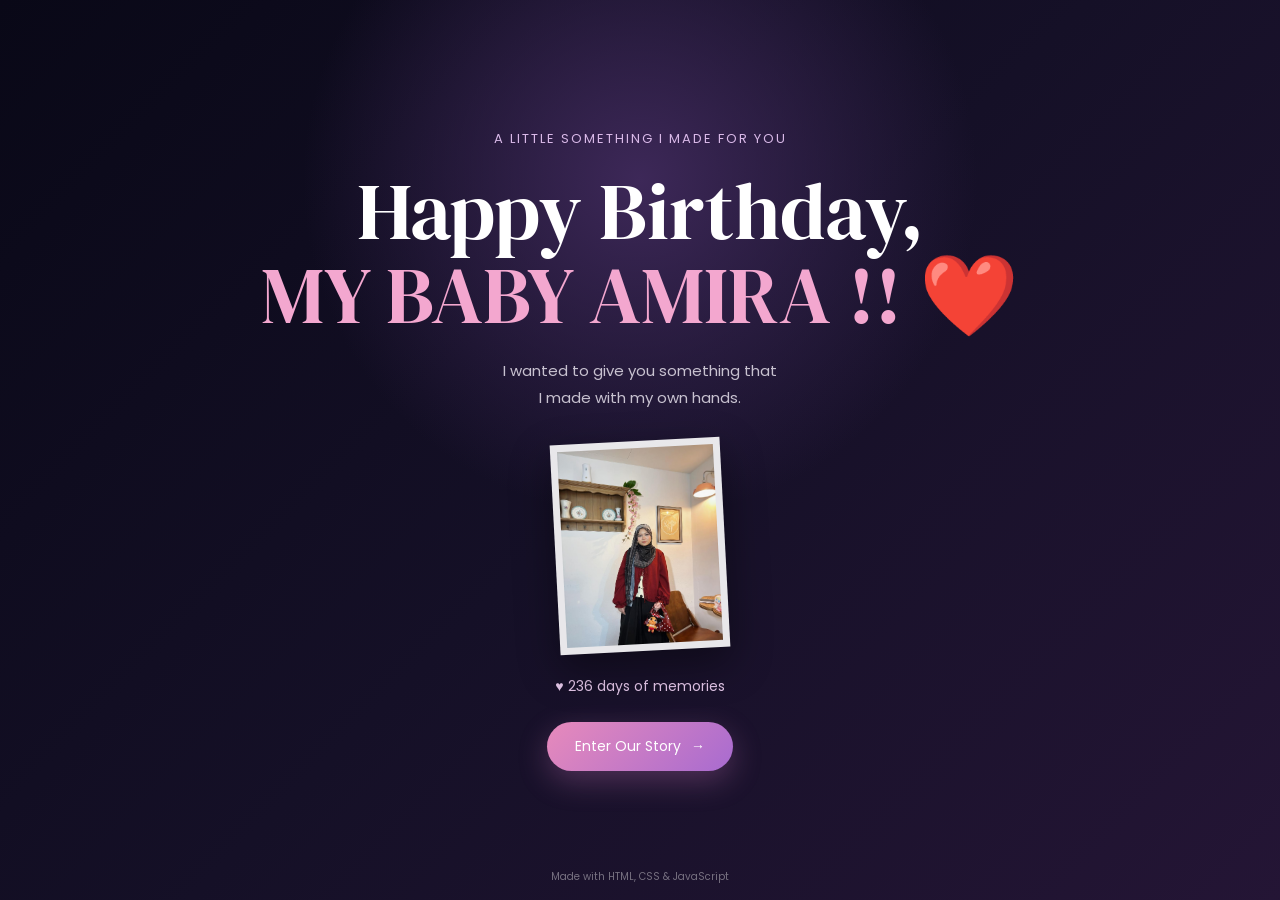
<file: index.html>
<!DOCTYPE html>
<html lang="en">
<head>
    <meta charset="UTF-8">
    <meta name="viewport" content="width=device-width, initial-scale=1.0">

    <title>Happy Birthday ❤️</title>

    <!-- Google Font -->
    <link rel="preconnect" href="https://fonts.googleapis.com">
    <link rel="preconnect" href="https://fonts.gstatic.com" crossorigin>
    <link href="https://fonts.googleapis.com/css2?family=DM+Serif+Display:ital@0;1&family=Poppins:wght@300;400;500;600&display=swap" rel="stylesheet">

    <!-- Your CSS -->
    <link rel="stylesheet" href="style.css">
</head>

<body>

    <!-- Floating stars -->
    <div class="stars">
    <span>✦</span><span>✧</span><span>✦</span><span>♡</span><span>✧</span><span>✦</span>
    <span>✦</span><span>✧</span><span>♡</span><span>✦</span><span>✧</span><span>♡</span>
    <span>✦</span><span>✧</span><span>♡</span>
</div>


    <!-- MAIN CONTENT -->
    <main class="home">

        <p class="small-text">A little something I made for you</p>

        <h1>
            Happy Birthday,
            <br>
            <span>MY BABY AMIRA !!</span> ❤️
        </h1>

        <p class="subtitle">
            I wanted to give you something that
            <br>
            I made with my own hands.
        </p>


        <!-- PHOTO -->
        <div class="photo-frame">
            <img src="images/baby.jpeg" alt="A special memory">
        </div>


        <!-- DAYS TOGETHER -->
        <p class="days">
            ♥ <span id="daysTogether">0</span> days of memories
        </p>


        <!-- ENTER BUTTON -->
        <button onclick="enterWebsite()">
            Enter Our Story
            <span>→</span>
        </button>

    </main>


    <!-- FOOTER -->
    <footer>
        Made with HTML, CSS & JavaScript
    </footer>


    <!-- Your JavaScript -->
    <script src="script.js"></script>

</body>
</html>
</file>
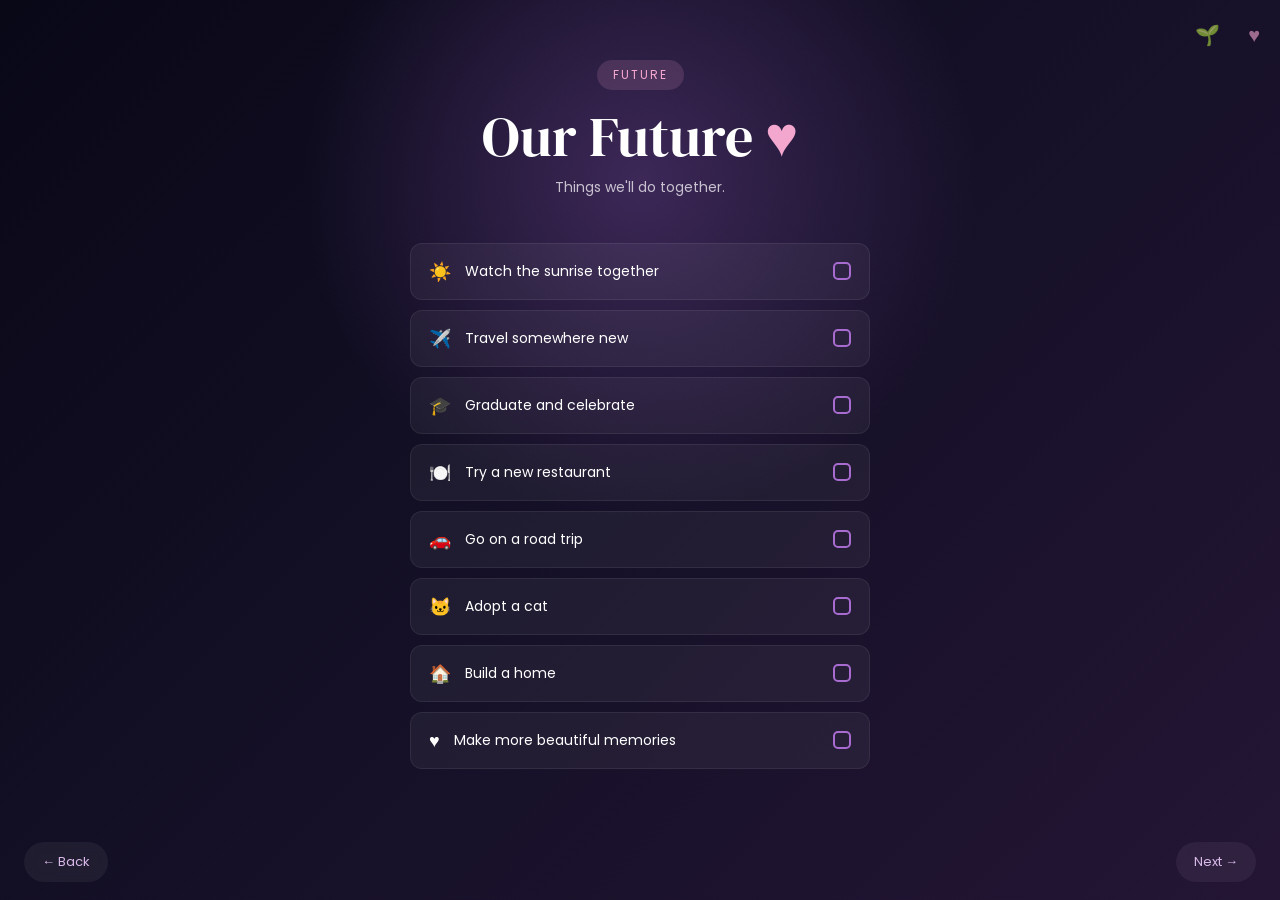
<file: future.html>
<!DOCTYPE html>
<html lang="en">
<head>
    <meta charset="UTF-8">
    <meta name="viewport" content="width=device-width, initial-scale=1.0">
    <title>Our Future</title>
    <link rel="preconnect" href="https://fonts.googleapis.com">
    <link rel="preconnect" href="https://fonts.gstatic.com" crossorigin>
    <link href="https://fonts.googleapis.com/css2?family=DM+Serif+Display:ital@0;1&family=Poppins:wght@300;400;500;600&display=swap" rel="stylesheet">
    <link rel="stylesheet" href="style.css">
</head>
<body>

<div class="stars">
    <span>✦</span><span>✧</span><span>✦</span><span>♡</span><span>✧</span><span>✦</span>
    <span class="petal">🌸</span><span class="petal">🌼</span><span class="petal">🌸</span>
    <span class="petal">🌼</span><span class="petal">🌸</span><span class="petal">🌼</span>
    <span>✦</span><span>✧</span><span>♡</span>
</div>

<a href="reasons.html" class="mini-heart-link">♥</a>
<a href="garden.html" class="mini-garden-link">🌱</a>

        
    <section class="page">
        <div class="eyebrow">Future</div>
        <h1 class="page-title">Our Future <span>♥</span></h1>
        <p class="page-subtitle">Things we'll do together.</p>

        <div class="bucket-list">
            <div class="bucket-item" data-key="sunrise" onclick="toggleBucket(this,'sunrise')"><span class="emoji">☀️</span><span class="label">Watch the sunrise together</span><span class="check"></span></div>
            <div class="bucket-item" data-key="travel" onclick="toggleBucket(this,'travel')"><span class="emoji">✈️</span><span class="label">Travel somewhere new</span><span class="check"></span></div>
            <div class="bucket-item" data-key="graduate" onclick="toggleBucket(this,'graduate')"><span class="emoji">🎓</span><span class="label">Graduate and celebrate</span><span class="check"></span></div>
            <div class="bucket-item" data-key="restaurant" onclick="toggleBucket(this,'restaurant')"><span class="emoji">🍽️</span><span class="label">Try a new restaurant</span><span class="check"></span></div>
            <div class="bucket-item" data-key="roadtrip" onclick="toggleBucket(this,'roadtrip')"><span class="emoji">🚗</span><span class="label">Go on a road trip</span><span class="check"></span></div>
            <div class="bucket-item" data-key="cat" onclick="toggleBucket(this,'cat')"><span class="emoji">🐱</span><span class="label">Adopt a cat</span><span class="check"></span></div>
            <div class="bucket-item" data-key="home" onclick="toggleBucket(this,'home')"><span class="emoji">🏠</span><span class="label">Build a home</span><span class="check"></span></div>
            <div class="bucket-item" data-key="memories" onclick="toggleBucket(this,'memories')"><span class="emoji">♥</span><span class="label">Make more beautiful memories</span><span class="check"></span></div>
        </div>
    </section>

    <div class="page-nav">
        <a href="letters.html">← Back</a>
        <a href="final.html">Next →</a>
    </div>

    <script src="script.js"></script>
</body>
</html>
</file>
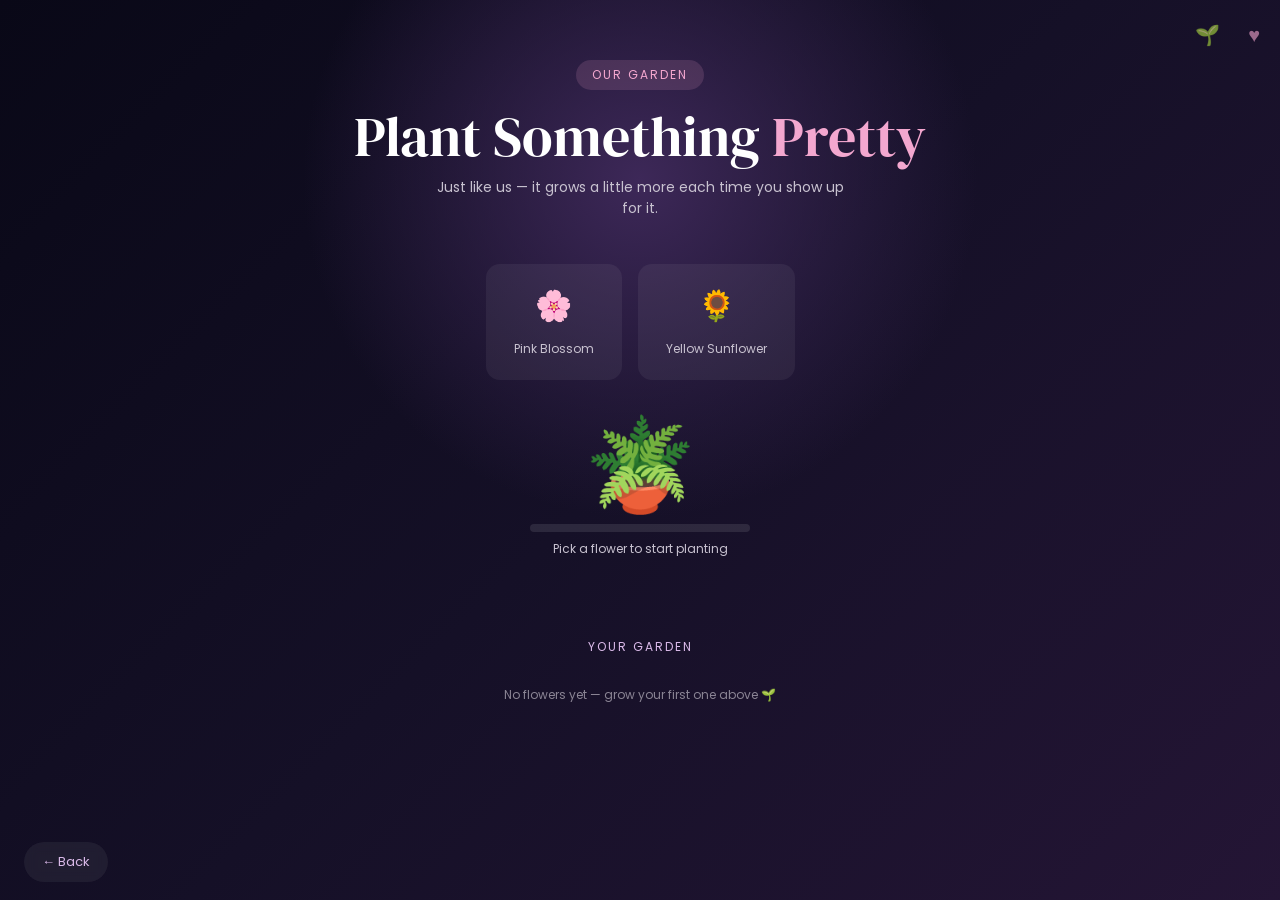
<file: garden.html>
<!DOCTYPE html>
<html lang="en">
<head>
    <meta charset="UTF-8">
    <meta name="viewport" content="width=device-width, initial-scale=1.0">
    <title>Our Garden</title>
    <link rel="preconnect" href="https://fonts.googleapis.com">
    <link rel="preconnect" href="https://fonts.gstatic.com" crossorigin>
    <link href="https://fonts.googleapis.com/css2?family=DM+Serif+Display:ital@0;1&family=Poppins:wght@300;400;500;600&display=swap" rel="stylesheet">
    <link rel="stylesheet" href="style.css">
</head>
<body>

    <div class="stars">
        <span>✦</span><span>✧</span><span>✦</span><span>♡</span><span>✧</span><span>✦</span>
        <span class="petal">🌸</span><span class="petal">🌼</span><span class="petal">🌸</span>
        <span class="petal">🌼</span><span class="petal">🌸</span><span class="petal">🌼</span>
        <span>✦</span><span>✧</span><span>♡</span>
    </div>

    <a href="reasons.html" class="mini-heart-link">♥</a>
    <a href="garden.html" class="mini-garden-link">🌱</a>

    <section class="page">
        <div class="eyebrow">Our Garden</div>
        <h1 class="page-title">Plant Something <span>Pretty</span></h1>
        <p class="page-subtitle">Just like us — it grows a little more each time you show up for it.</p>

        <div class="pot-area">
            <div class="flower-picker" id="flowerPicker">
                <div class="flower-option" onclick="selectFlower('pink')">
                    <span class="emoji">🌸</span>
                    <span class="name">Pink Blossom</span>
                </div>
                <div class="flower-option" onclick="selectFlower('yellow')">
                    <span class="emoji">🌻</span>
                    <span class="name">Yellow Sunflower</span>
                </div>
            </div>

            <div class="pot-display" id="potDisplay">🪴</div>

            <div class="growth-progress"><div class="growth-progress-bar" id="growthProgressBar"></div></div>
            <p class="growth-label" id="growthLabel">Pick a flower to start planting</p>

            <button id="waterBtn" onclick="waterFlower()" style="display:none;">Water it 💧</button>
            <button id="addToGardenBtn" onclick="addToGarden()" style="display:none;">Add to garden 🌷</button>

            <p class="water-note" id="waterNote" style="display:none;">Water it once every few hours to help it grow.</p>
        </div>

        <div class="garden-section">
            <p class="section-label">Your Garden</p>
            <div class="garden-grid" id="gardenGrid"></div>
            <p class="garden-empty" id="gardenEmpty">No flowers yet — grow your first one above 🌱</p>
        </div>
    </section>

    <div class="page-nav">
    <a href="index.html" id="backLink">← Back</a>
    <span class="spacer">.</span>
</div>

    <script src="script.js"></script>
</body>
</html>
</file>
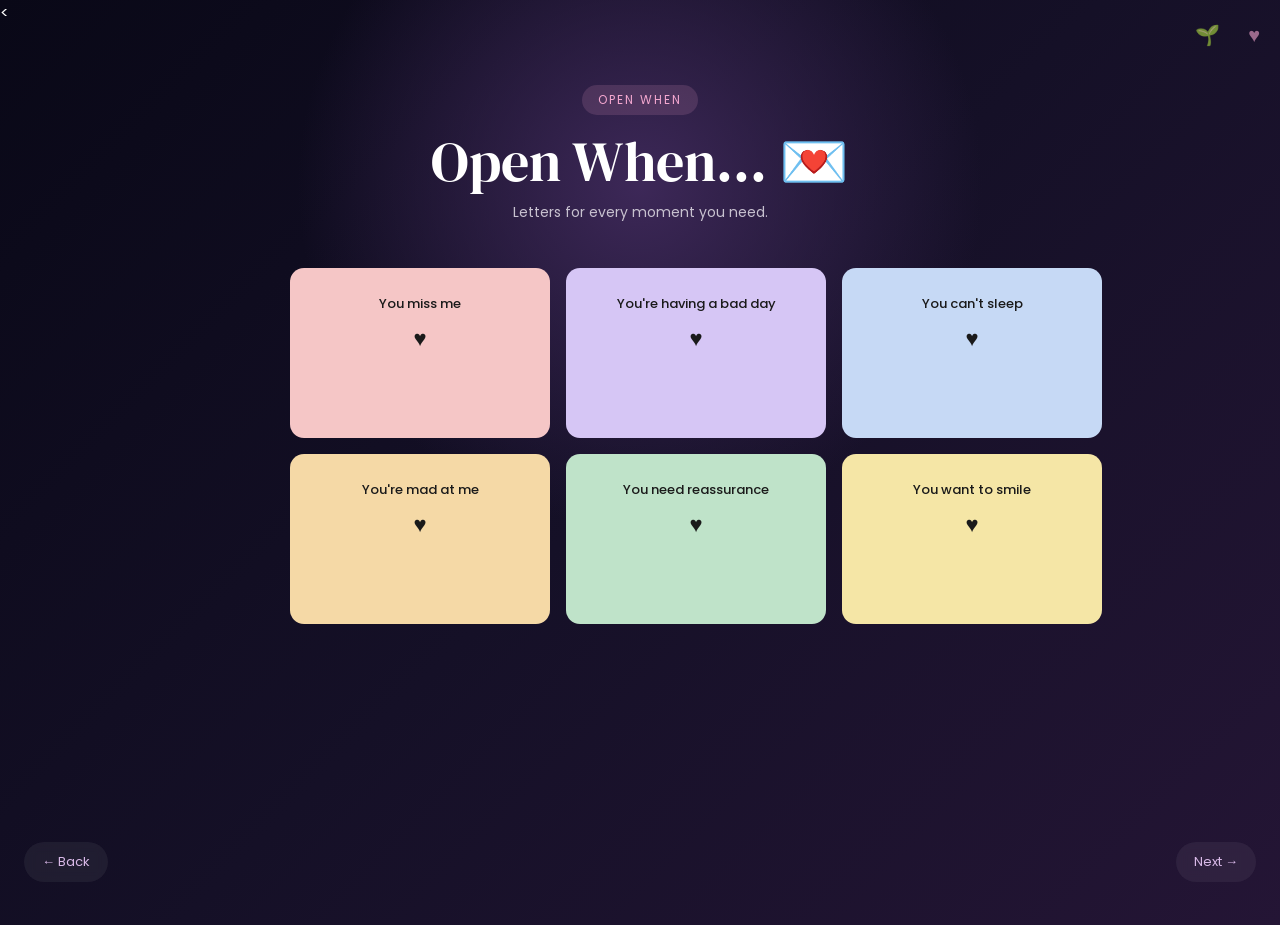
<file: letters.html>
<!DOCTYPE html>
<html lang="en">
<head>
    <meta charset="UTF-8">
<meta name="viewport" content="width=device-width, initial-scale=1.0">    <title>Open When...</title>
    <link rel="preconnect" href="https://fonts.googleapis.com">
    <link rel="preconnect" href="https://fonts.gstatic.com" crossorigin>
    <link href="https://fonts.googleapis.com/css2?family=DM+Serif+Display:ital@0;1&family=Poppins:wght@300;400;500;600&display=swap" rel="stylesheet">
    <link rel="stylesheet" href="style.css">
</head>
<body>

<<div class="stars">
    <span>✦</span><span>✧</span><span>✦</span><span>♡</span><span>✧</span><span>✦</span>
    <span class="petal">🌸</span><span class="petal">🌼</span><span class="petal">🌸</span>
    <span class="petal">🌼</span><span class="petal">🌸</span><span class="petal">🌼</span>
    <span>✦</span><span>✧</span><span>♡</span>
</div>

<a href="reasons.html" class="mini-heart-link">♥</a>
<a href="garden.html" class="mini-garden-link">🌱</a>


    <section class="page">
        <div class="eyebrow">Open When</div>
        <h1 class="page-title">Open When... 💌</h1>
        <p class="page-subtitle">Letters for every moment you need.</p>

        <div class="envelope-grid">
            <div class="envelope env-1" onclick="openLetter('miss')">You miss me<span class="heart">♥</span></div>
            <div class="envelope env-2" onclick="openLetter('badday')">You're having a bad day<span class="heart">♥</span></div>
            <div class="envelope env-3" onclick="openLetter('sleep')">You can't sleep<span class="heart">♥</span></div>
            <div class="envelope env-4" onclick="openLetter('mad')">You're mad at me<span class="heart">♥</span></div>
            <div class="envelope env-5" onclick="openLetter('reassurance')">You need reassurance<span class="heart">♥</span></div>
            <div class="envelope env-7" onclick="openLetter('smile')">You want to smile<span class="heart">♥</span></div>
        </div>
    </section>

    <div class="modal-overlay" id="letterModal">
        <div class="modal-box">
            <button class="modal-close" onclick="closeLetter()">✕</button>
            <div class="modal-title" id="modalTitle"></div>
            <div class="modal-text" id="modalText"></div>
        </div>
    </div>

    <div class="page-nav">
        <a href="wrapped.html">← Back</a>
        <a href="future.html">Next →</a>
    </div>

    <script src="script.js"></script>
</body>
</html>
</file>
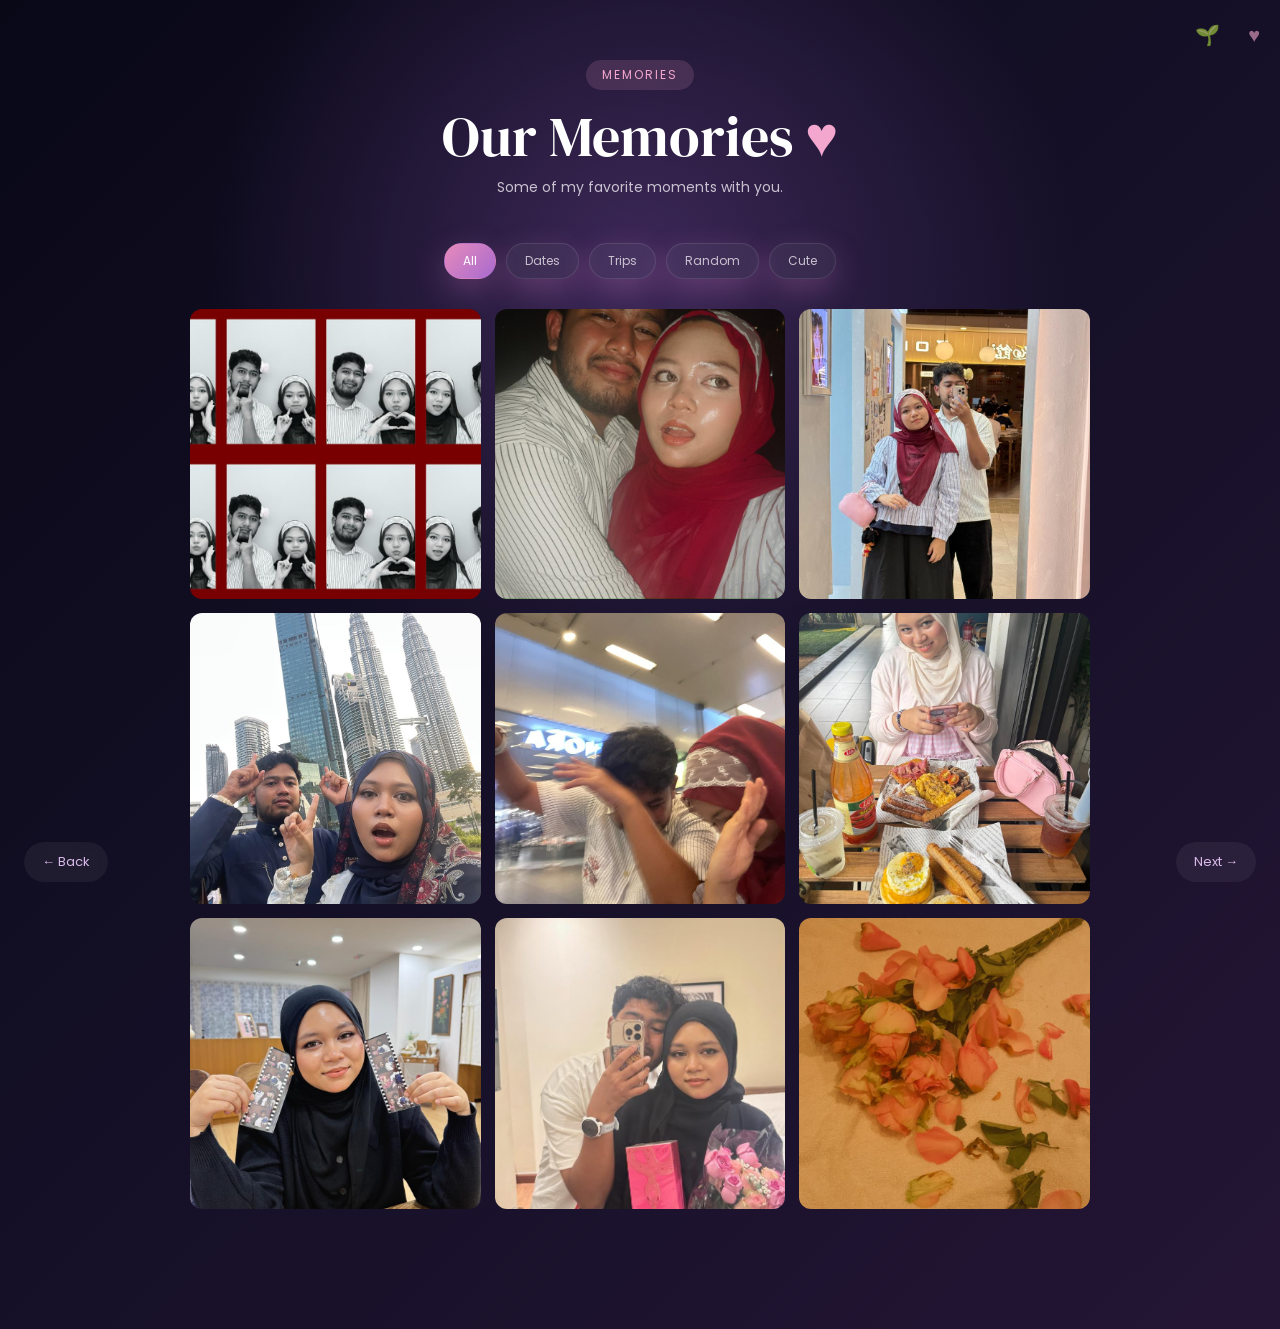
<file: memories.html>
<!DOCTYPE html>
<html lang="en">
<head>
    <meta charset="UTF-8">
    <meta name="viewport" content="width=device-width, initial-scale=1.0">
    <title>Our Memories</title>
    <link rel="preconnect" href="https://fonts.googleapis.com">
    <link rel="preconnect" href="https://fonts.gstatic.com" crossorigin>
    <link href="https://fonts.googleapis.com/css2?family=DM+Serif+Display:ital@0;1&family=Poppins:wght@300;400;500;600&display=swap" rel="stylesheet">
    <link rel="stylesheet" href="style.css">
</head>
<body>

<div class="stars">
    <span>✦</span><span>✧</span><span>✦</span><span>♡</span><span>✧</span><span>✦</span>
    <span class="petal">🌸</span><span class="petal">🌼</span><span class="petal">🌸</span>
    <span class="petal">🌼</span><span class="petal">🌸</span><span class="petal">🌼</span>
    <span>✦</span><span>✧</span><span>♡</span>
</div>

<a href="reasons.html" class="mini-heart-link">♥</a>
<a href="garden.html" class="mini-garden-link">🌱</a>

        
    <section class="page">
        <div class="eyebrow">Memories</div>
        <h1 class="page-title">Our Memories <span>♥</span></h1>
        <p class="page-subtitle">Some of my favorite moments with you.</p>

        <div class="filter-tabs">
            <button class="filter-tab active" onclick="filterGallery('all', this)">All</button>
            <button class="filter-tab" onclick="filterGallery('dates', this)">Dates</button>
            <button class="filter-tab" onclick="filterGallery('trips', this)">Trips</button>
            <button class="filter-tab" onclick="filterGallery('random', this)">Random</button>
            <button class="filter-tab" onclick="filterGallery('cute', this)">Cute</button>
        </div>

        <div class="gallery-grid">
            <div class="gallery-item" data-category="dates"><img src="images/memory-1.jpeg" alt=""></div>
            <div class="gallery-item" data-category="cute"><img src="images/memory-2.jpeg" alt=""></div>
            <div class="gallery-item" data-category="dates"><img src="images/memory-3.jpeg" alt=""></div>
            <div class="gallery-item" data-category="trips"><img src="images/memory-4.jpeg" alt=""></div>
            <div class="gallery-item" data-category="random"><img src="images/memory-5.jpeg" alt=""></div>
            <div class="gallery-item" data-category="dates"><img src="images/memory-6.jpeg" alt=""></div>
            <div class="gallery-item" data-category="cute"><img src="images/memory-7.jpeg" alt=""></div>
            <div class="gallery-item" data-category="trips"><img src="images/memory-8.jpeg" alt=""></div>
            <div class="gallery-item" data-category="random"><img src="images/memory-9.jpeg" alt=""></div>
        </div>
    </section>

    <div class="page-nav">
        <a href="story.html">← Back</a>
        <a href="wrapped.html">Next →</a>
    </div>

    <script src="script.js"></script>
</body>
</html>
</file>
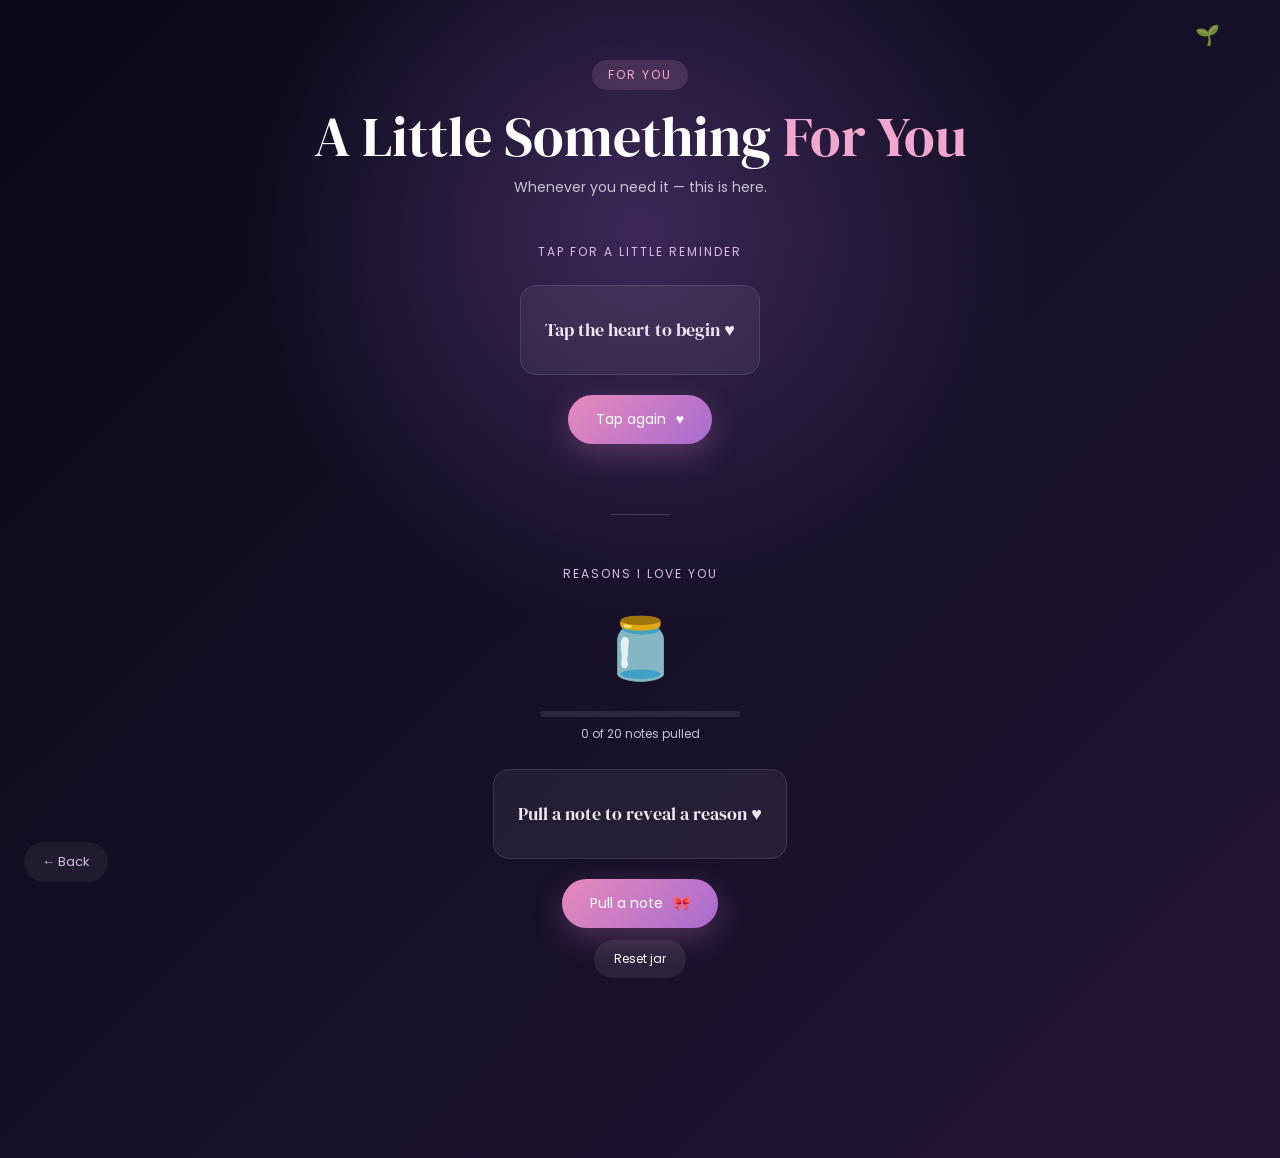
<file: reasons.html>
<!DOCTYPE html>
<html lang="en">
<head>
    <meta charset="UTF-8">
    <meta name="viewport" content="width=device-width, initial-scale=1.0">
    <title>For You</title>
    <link rel="preconnect" href="https://fonts.googleapis.com">
    <link rel="preconnect" href="https://fonts.gstatic.com" crossorigin>
    <link href="https://fonts.googleapis.com/css2?family=DM+Serif+Display:ital@0;1&family=Poppins:wght@300;400;500;600&display=swap" rel="stylesheet">
    <link rel="stylesheet" href="style.css">
</head>
<body>

    <div class="stars">
    <span>✦</span><span>✧</span><span>✦</span><span>♡</span><span>✧</span><span>✦</span>
    <span class="petal">🌸</span><span class="petal">🌼</span><span class="petal">🌸</span>
    <span class="petal">🌼</span><span class="petal">🌸</span><span class="petal">🌼</span>
    <span>✦</span><span>✧</span><span>♡</span>
</div>

<a href="garden.html" class="mini-garden-link">🌱</a>

    
    <section class="page">
        <div class="eyebrow">For You</div>
        <h1 class="page-title">A Little Something <span>For You</span></h1>
        <p class="page-subtitle">Whenever you need it — this is here.</p>

        <div class="reminder-section">
            <p class="section-label">Tap for a little reminder</p>
            <div class="reminder-card" id="complimentCard">Tap the heart to begin ♥</div>
            <button onclick="newCompliment()">Tap again <span>♥</span></button>
        </div>

        <div class="divider"></div>

        <div class="jar-section">
            <p class="section-label">Reasons I Love You</p>
            <div class="jar-visual">🫙</div>
            <div class="jar-progress"><div class="jar-progress-bar" id="jarProgressBar"></div></div>
            <p class="jar-count" id="jarCount">0 of 20 notes pulled</p>
            <div class="reminder-card" id="jarNote">Pull a note to reveal a reason ♥</div>
            <button onclick="pullNote()">Pull a note <span>🎀</span></button>
            <button class="btn-secondary" onclick="resetJar()">Reset jar</button>
        </div>
    </section>

    <div class="page-nav">
    <a href="index.html" id="backLink">← Back</a>
    <span class="spacer">.</span>
</div>

    <script src="script.js"></script>
</body>
</html>
</file>
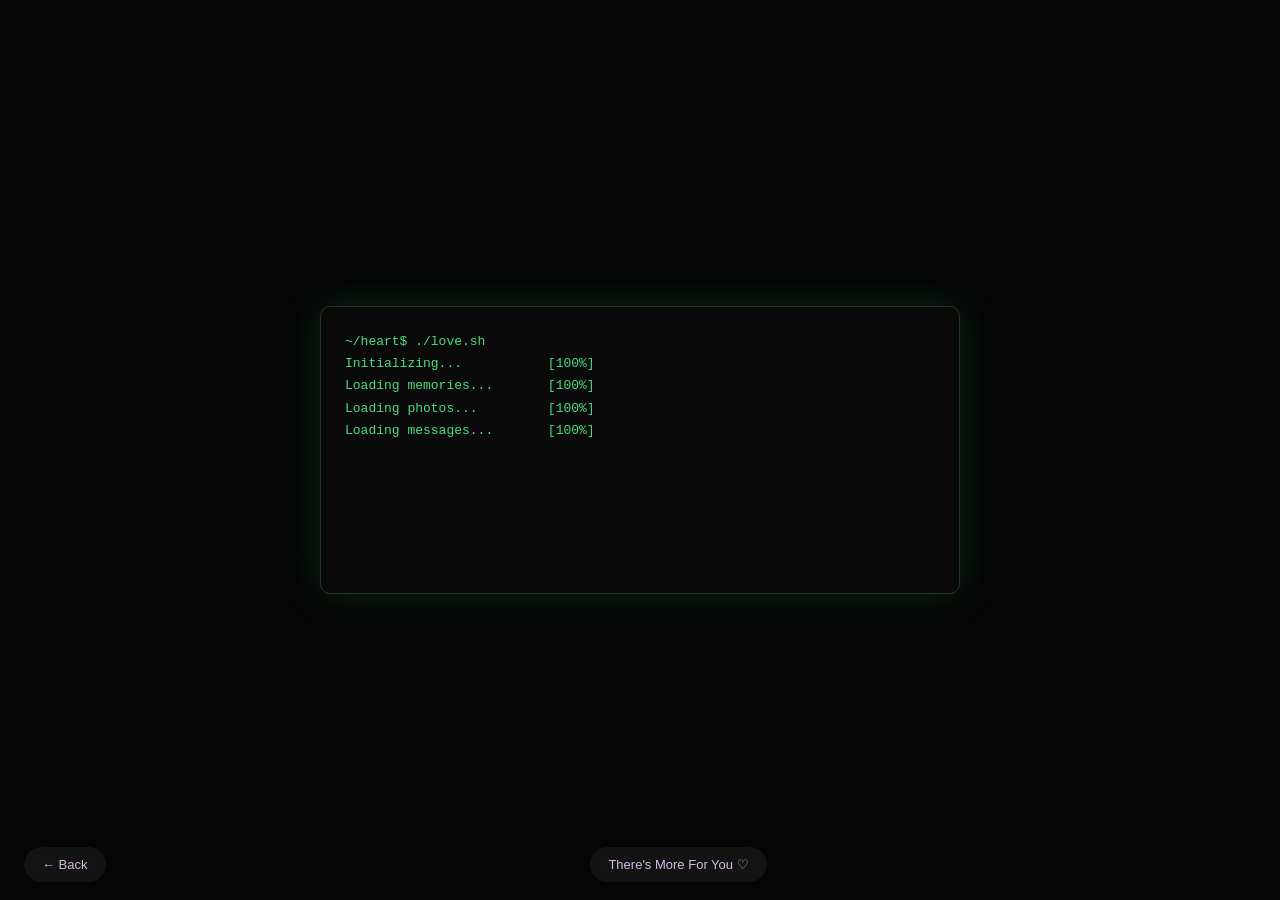
<file: secret.html>
<!DOCTYPE html>
<html lang="en">
<head>
    <meta charset="UTF-8">
    <meta name="viewport" content="width=device-width, initial-scale=1.0">
    <title>heart.exe</title>
    <link rel="stylesheet" href="style.css">
</head>
<body>

    <div class="terminal-page">
        <div class="terminal-box">
            <div id="terminalBody"></div>
            <div class="pixel-heart" id="pixelHeart"></div>
        </div>
    </div>

    <div class="page-nav">
        <a href="final.html">← Back</a>
        <a href="wish.html" class="wish-button">There's More For You ♡</a>
        <span class="spacer">.</span>
    </div>

    <script src="script.js"></script>
</body>
</html>
</file>
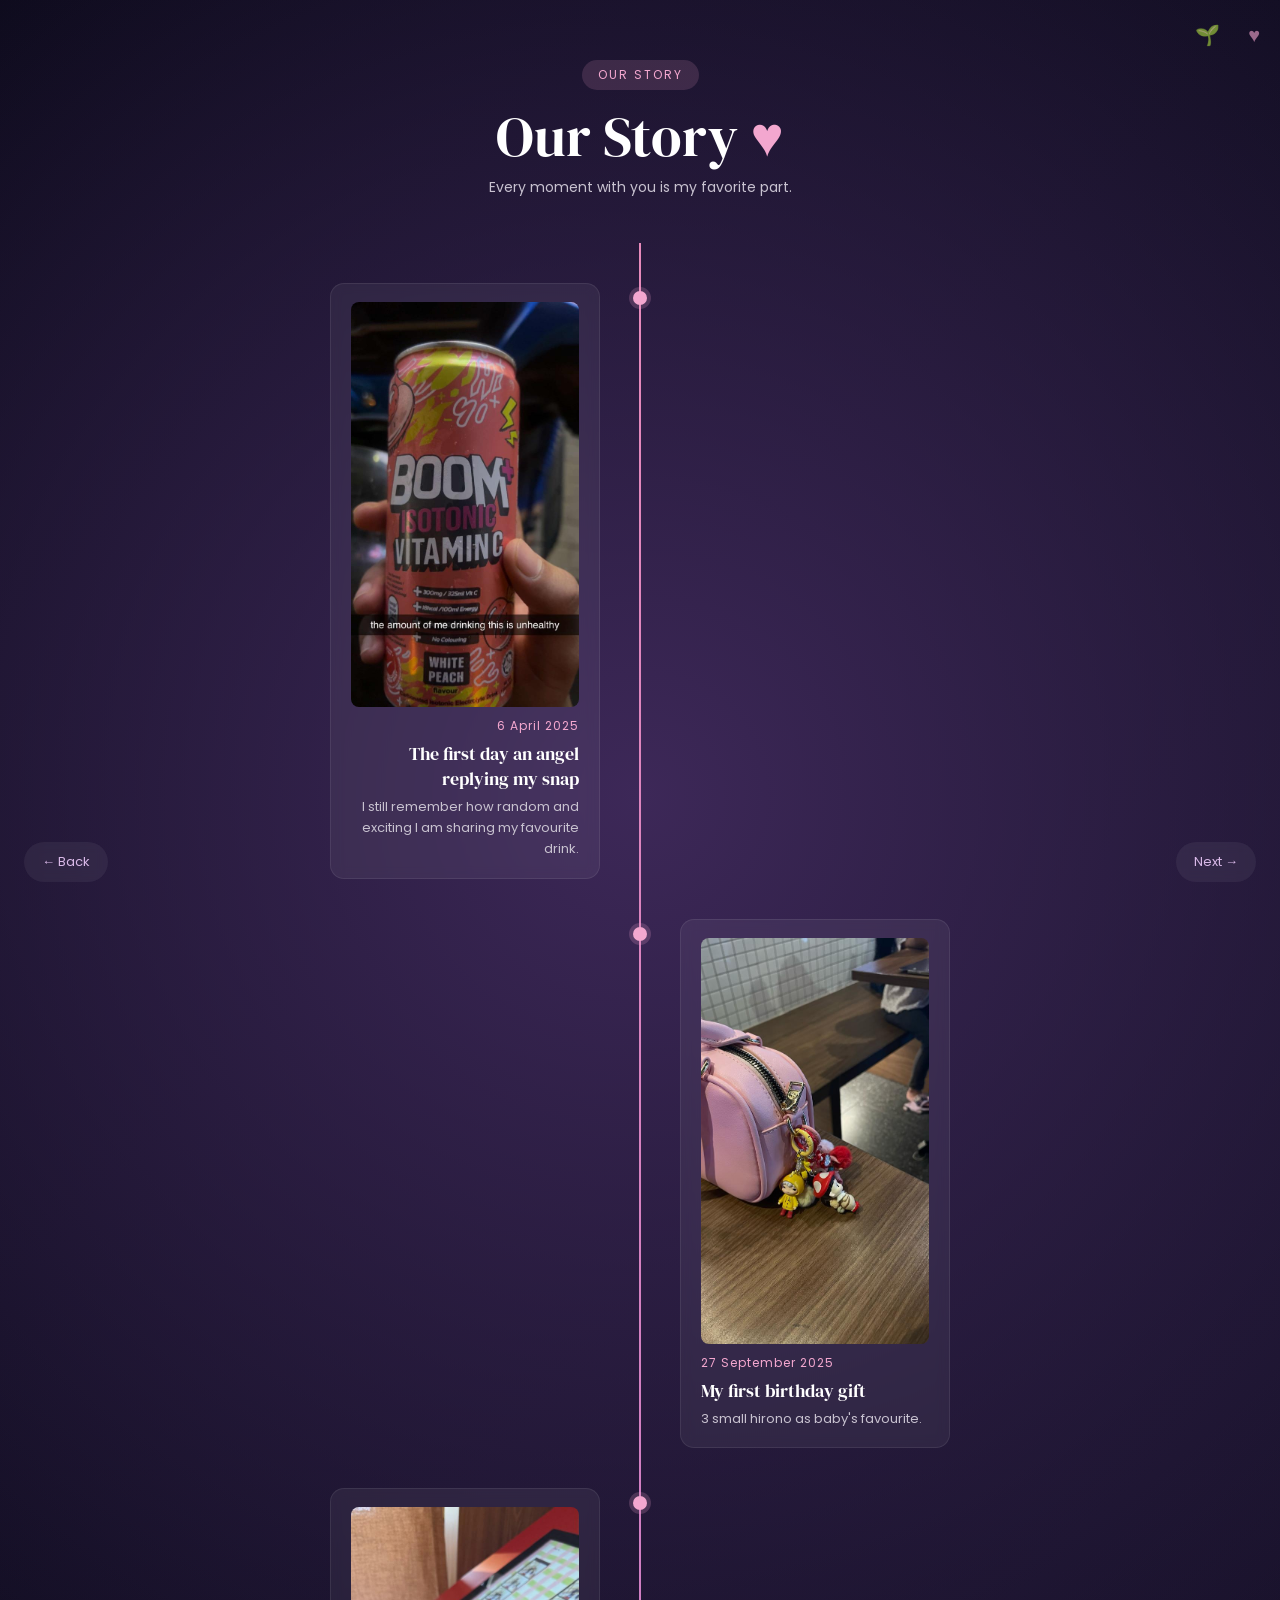
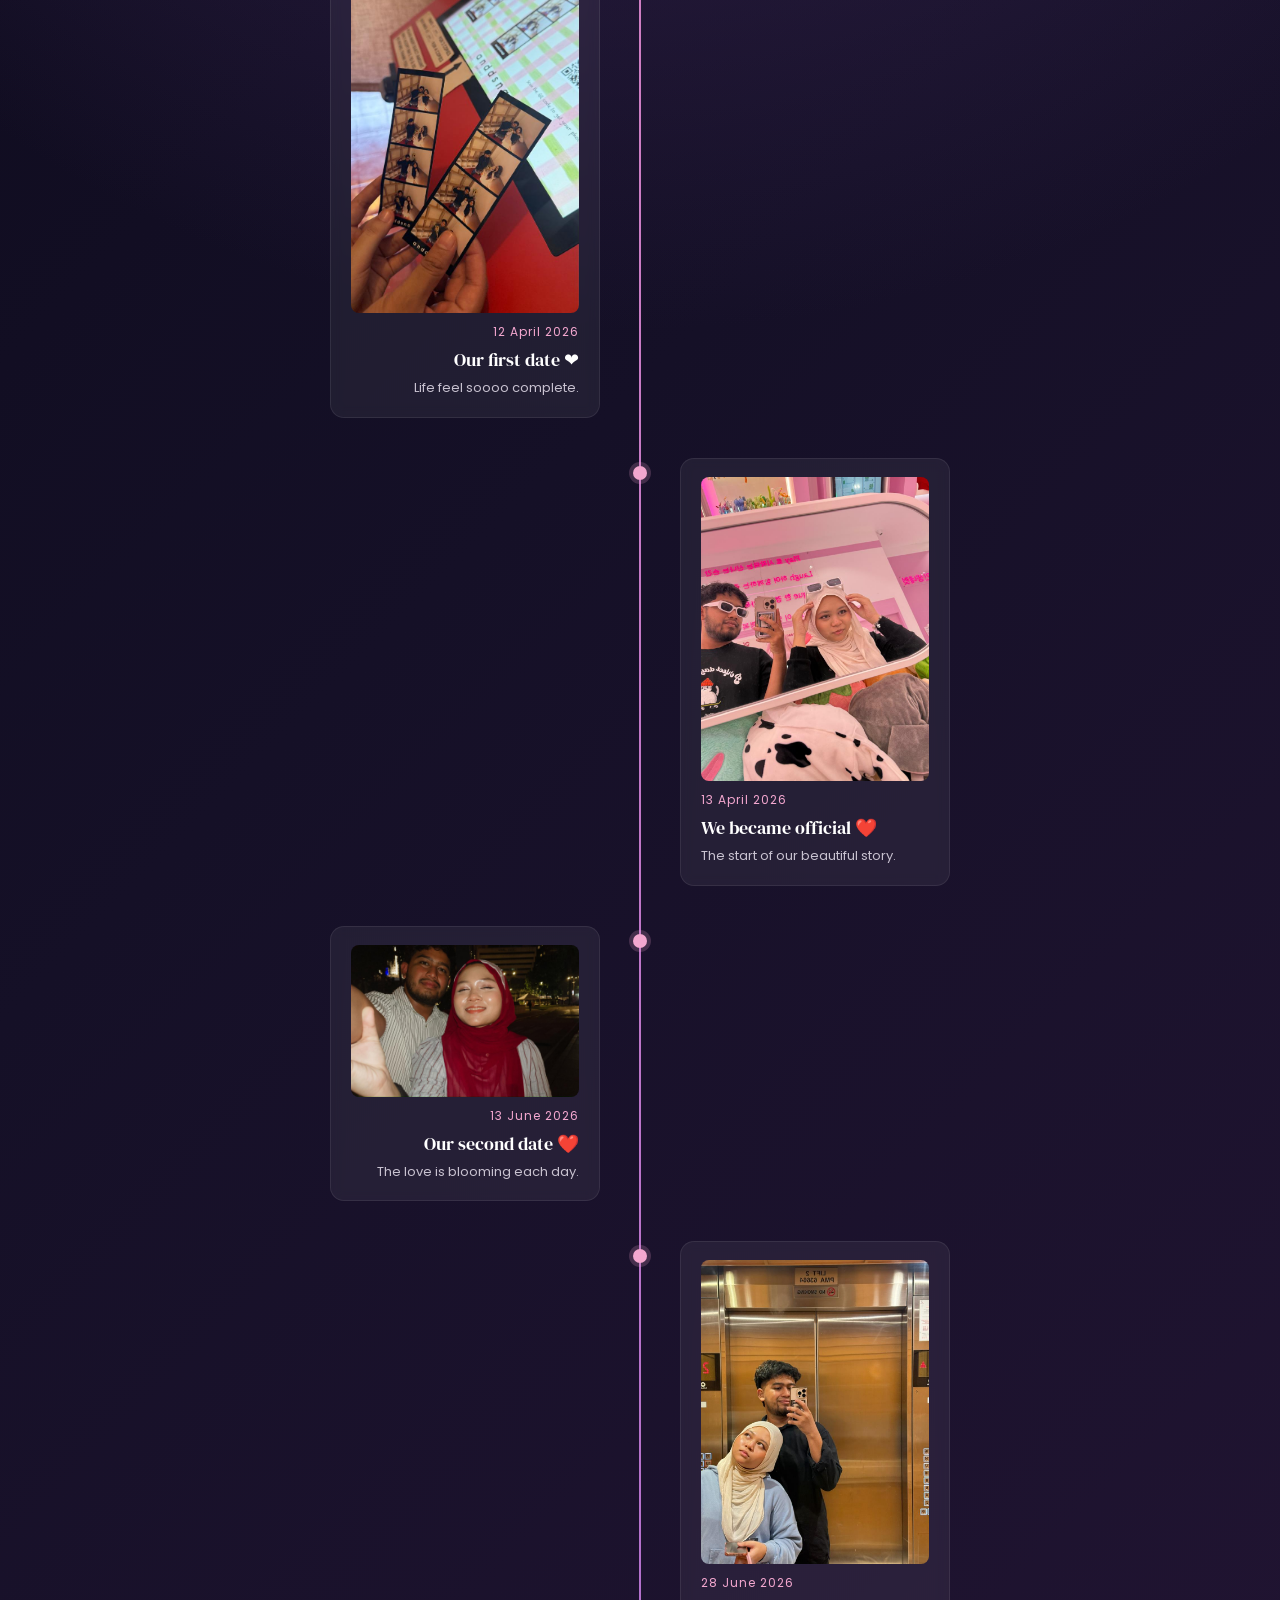
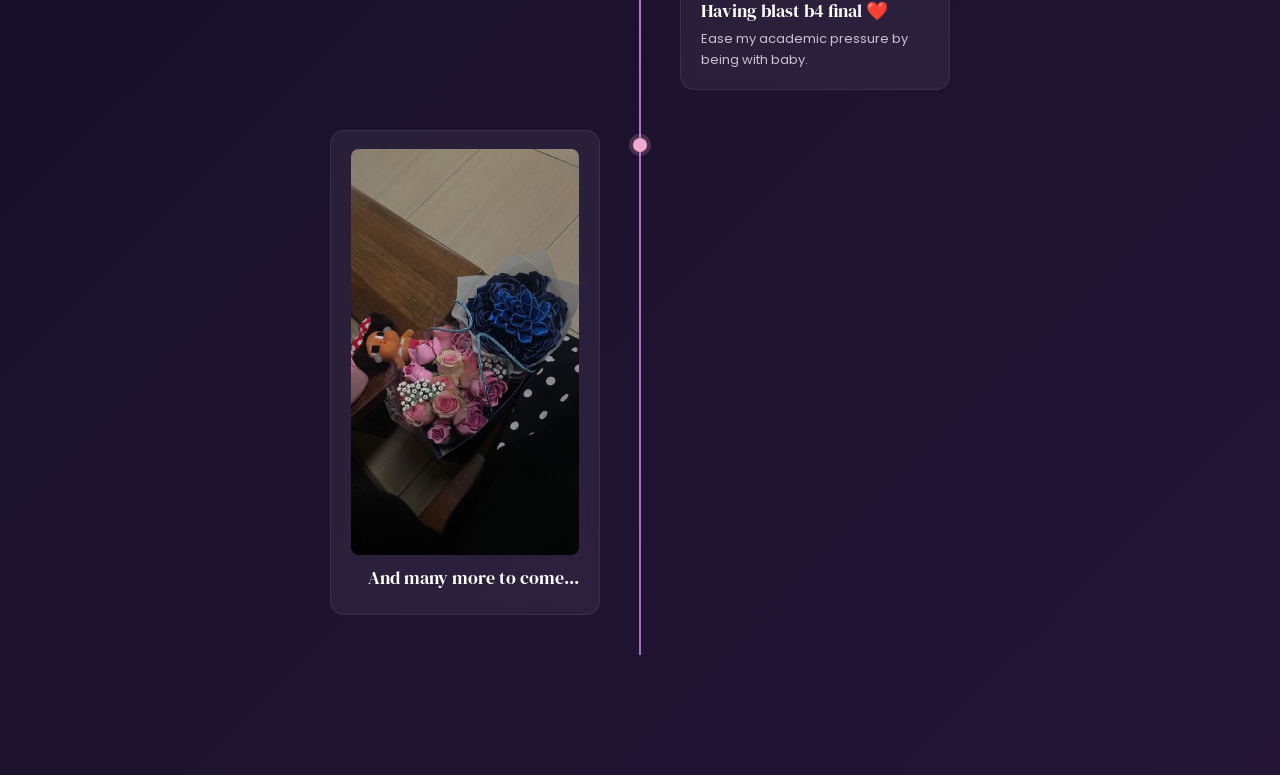
<file: story.html>
<!DOCTYPE html>
<html lang="en">
<head>
    <meta charset="UTF-8">
    <meta name="viewport" content="width=device-width, initial-scale=1.0">
    <title>Our Story</title>
    <link rel="preconnect" href="https://fonts.googleapis.com">
    <link rel="preconnect" href="https://fonts.gstatic.com" crossorigin>
    <link href="https://fonts.googleapis.com/css2?family=DM+Serif+Display:ital@0;1&family=Poppins:wght@300;400;500;600&display=swap" rel="stylesheet">
    <link rel="stylesheet" href="style.css">
</head>
<body>


<div class="stars">
    <span>✦</span><span>✧</span><span>✦</span><span>♡</span><span>✧</span><span>✦</span>
    <span class="petal">🌸</span><span class="petal">🌼</span><span class="petal">🌸</span>
    <span class="petal">🌼</span><span class="petal">🌸</span><span class="petal">🌼</span>
    <span>✦</span><span>✧</span><span>♡</span>
</div>

<a href="reasons.html" class="mini-heart-link">♥</a>
<a href="garden.html" class="mini-garden-link">🌱</a>

    <section class="page">
        <div class="eyebrow">Our Story</div>
        <h1 class="page-title">Our Story <span>♥</span></h1>
        <p class="page-subtitle">Every moment with you is my favorite part.</p>

        <div class="timeline">
            <div class="timeline-item">
                <div class="timeline-dot"></div>
                <div class="timeline-card">
                    <img src="images/story-0.jpeg" alt="Our first conversation">
                    <div class="timeline-date">6 April 2025</div>
                    <div class="timeline-title">The first day an angel replying my snap</div>
                    <div class="timeline-text">I still remember how random and exciting I am sharing my favourite drink.</div>
                </div>
            </div>

            <div class="timeline-item">
                <div class="timeline-dot"></div>
                <div class="timeline-card">
                    <img src="images/story-1.jpeg" alt="My first birthday gift">
                    <div class="timeline-date">27 September 2025</div>
                    <div class="timeline-title">My first birthday gift</div>
                    <div class="timeline-text">3 small hirono as baby's favourite.</div>
                </div>
            </div>

            <div class="timeline-item">
                <div class="timeline-dot"></div>
                <div class="timeline-card">
                    <img src="images/story-2.jpeg" alt="Our first date">
                    <div class="timeline-date">12 April 2026</div>
                    <div class="timeline-title">Our first date ❤</div>
                    <div class="timeline-text">Life feel soooo complete.</div>
                </div>
            </div>

            <div class="timeline-item">
                <div class="timeline-dot"></div>
                <div class="timeline-card">
                    <img src="images/story-3.jpeg" alt="We became official">
                    <div class="timeline-date">13 April 2026</div>
                    <div class="timeline-title">We became official ❤️</div>
                    <div class="timeline-text">The start of our beautiful story.</div>
                </div>
            </div>
            
            <div class="timeline-item">
                <div class="timeline-dot"></div>
                <div class="timeline-card">
                    <img src="images/story-4.jpeg" alt="Our second date">
                    <div class="timeline-date">13 June 2026</div>
                    <div class="timeline-title">Our second date ❤️</div>
                    <div class="timeline-text">The love is blooming each day.</div>
                </div>
            </div>
            
            <div class="timeline-item">
                <div class="timeline-dot"></div>
                <div class="timeline-card">
                    <img src="images/story-5.jpeg" alt="Third date and preparing for final">
                    <div class="timeline-date">28 June 2026</div>
                    <div class="timeline-title">Having blast b4 final ❤️</div>
                    <div class="timeline-text">Ease my academic pressure by being with baby.</div>
                </div>
            </div>

            <div class="timeline-item">
                <div class="timeline-dot"></div>
                <div class="timeline-card">
                    <img src="images/story-6.jpeg">
                    <div class="timeline-title">And many more to come...</div>
                </div>
            </div>
        </div>
    </section>

    <div class="page-nav">
        <a href="index.html">← Back</a>
        <a href="memories.html">Next →</a>
    </div>

    <script src="script.js"></script>
</body>
</html>
</file>
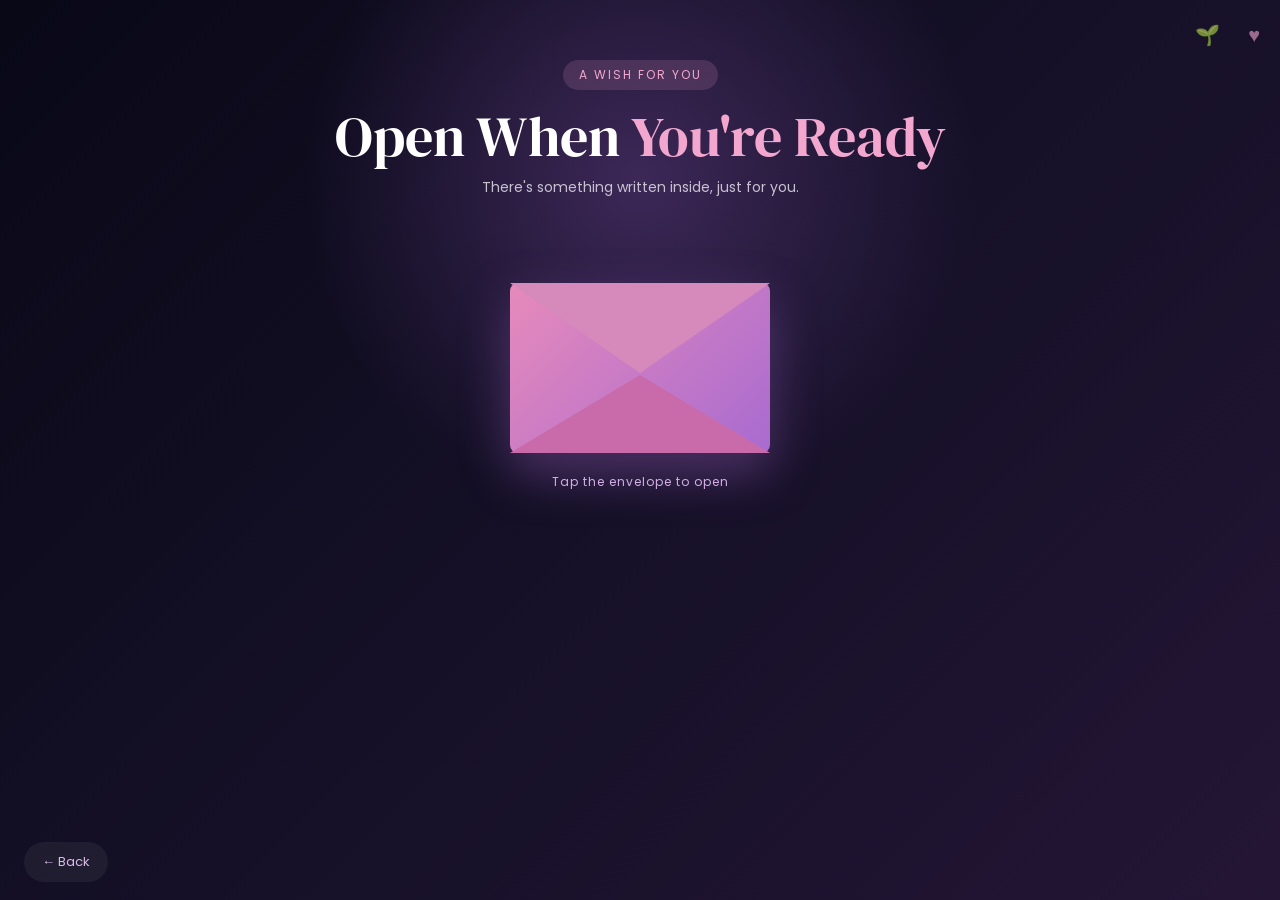
<file: wish.html>
<!DOCTYPE html>
<html lang="en">
<head>
    <meta charset="UTF-8">
    <meta name="viewport" content="width=device-width, initial-scale=1.0">
    <title>A Wish For You</title>
    <link rel="preconnect" href="https://fonts.googleapis.com">
    <link rel="preconnect" href="https://fonts.gstatic.com" crossorigin>
    <link href="https://fonts.googleapis.com/css2?family=DM+Serif+Display:ital@0;1&family=Poppins:wght@300;400;500;600&display=swap" rel="stylesheet">
    <link rel="stylesheet" href="style.css">
</head>
<body>

    <div class="stars">
        <span>✦</span><span>✧</span><span>✦</span><span>♡</span><span>✧</span><span>✦</span>
        <span class="petal">🌸</span><span class="petal">🌼</span><span class="petal">🌸</span>
        <span class="petal">🌼</span><span class="petal">🌸</span><span class="petal">🌼</span>
        <span>✦</span><span>✧</span><span>♡</span>
    </div>

    <a href="reasons.html" class="mini-heart-link">♥</a>
    <a href="garden.html" class="mini-garden-link">🌱</a>
    
    <div class="fireworks-layer" id="fireworksLayer"></div>
    <div style="position:fixed; width:1px; height:1px; overflow:hidden; opacity:0; pointer-events:none;">
    <div id="ytPlayer"></div>
    </div>

    <section class="page">
        <div class="eyebrow">A Wish For You</div>
        <h1 class="page-title">Open When <span>You're Ready</span></h1>
        <p class="page-subtitle">There's something written inside, just for you.</p>

        <div class="envelope-scene">
            <div class="envelope" id="envelopeBox" onclick="openEnvelope()">
                <div class="envelope-back"></div>
                <div class="letter-paper">♥</div>
                <div class="envelope-front"></div>
                <div class="envelope-flap"></div>
            </div>
            <p class="envelope-hint">Tap the envelope to open</p>
        </div>
    </section>

    <div class="letter-reveal" id="letterReveal">
        <div class="letter-reveal-card">
            <button class="modal-close" onclick="closeLetterReveal()">✕</button>
            <div class="letter-reveal-text">
    <p>Happy birthday to my birthday girl ❤️ Today is your special day, and I really hope you know just how much you mean to me. I'm genuinely grateful that life somehow brought us together and gave me the chance to know you this closely. Looking back at everything we've been through, from the beginning when we were still getting to know each other until where we are now, there are so many memories that I'm thankful for. You've become someone who is a really important part of my life, and having you around has brought me so many moments that I'll always remember. I hope today you get to feel all the love and appreciation that you deserve. You deserve to be celebrated, to be spoiled a little, to smile a lot, and most importantly, to feel happy. I hope you never forget that you are someone worth loving, appreciating, and taking care of. ❤️</p>

    <p>I know that being together isn't always going to be perfect, and I know we've had our misunderstandings, arguments, overthinking, and moments where we didn't understand each other the way we wanted to. There are probably things I could have done better, and there are things we both have had to learn along the way. But despite all of that, I'm still grateful for you and for everything we've experienced together. I appreciate all the little things you do, even the things you might think are insignificant. I appreciate the way you care, the way you remember things, the way you get excited about certain things, the way you express your feelings, and even the little habits that make you, you. Sometimes I may not say it enough or show it in the exact way you expect, but that doesn't mean I don't notice or appreciate them. I'm still learning how to be a better person and a better partner, and I hope as time goes on, I can continue learning how to understand you better, communicate better, and make you feel appreciated. Thank you for staying, for sharing your time with me, for trusting me with parts of yourself, and for allowing me to be part of your life. I genuinely treasure the memories we've made together, whether they were big moments or just the random little moments that probably wouldn't mean much to anyone else but somehow mean a lot to me.</p>

    <p>On your birthday, more than anything, I hope this new year of your life is kinder to you. I hope you achieve the things you've been working towards, that you meet more good people, experience more happiness, and have more reasons to be proud of yourself. I hope you learn to appreciate yourself as much as the people around you appreciate you, because you deserve that too. Don't let the difficult days convince you that you're not doing enough or that you're not enough, because you're still growing and figuring things out just like everyone else. I hope you continue chasing the things that make you happy and never lose the parts of yourself that make you special. And as for us, I hope we continue growing together, learning from each other, laughing over stupid things, making memories, and being there for each other through whatever comes next. I can't promise that everything will always be perfect, but I can say that I'm grateful for what we have and for every moment I get to spend with you. So today, forget about all the worries for a while and just enjoy being the birthday girl. You deserve a beautiful birthday, a beautiful year ahead, and so many beautiful moments to come. Happy birthday, baby. ❤️ I hope you know that you are loved, appreciated, and incredibly special to me. Here's to another year of you, and hopefully many more memories for us to look back on together. ❤️</p>
</div>
            <div class="letter-signature">— Yours, always</div>
        </div>
    </div>

    <div class="page-nav">
        <a href="index.html">← Back</a>
        <span class="spacer">.</span>
    </div>

    <script src="script.js"></script>
</body>
</html>
</file>
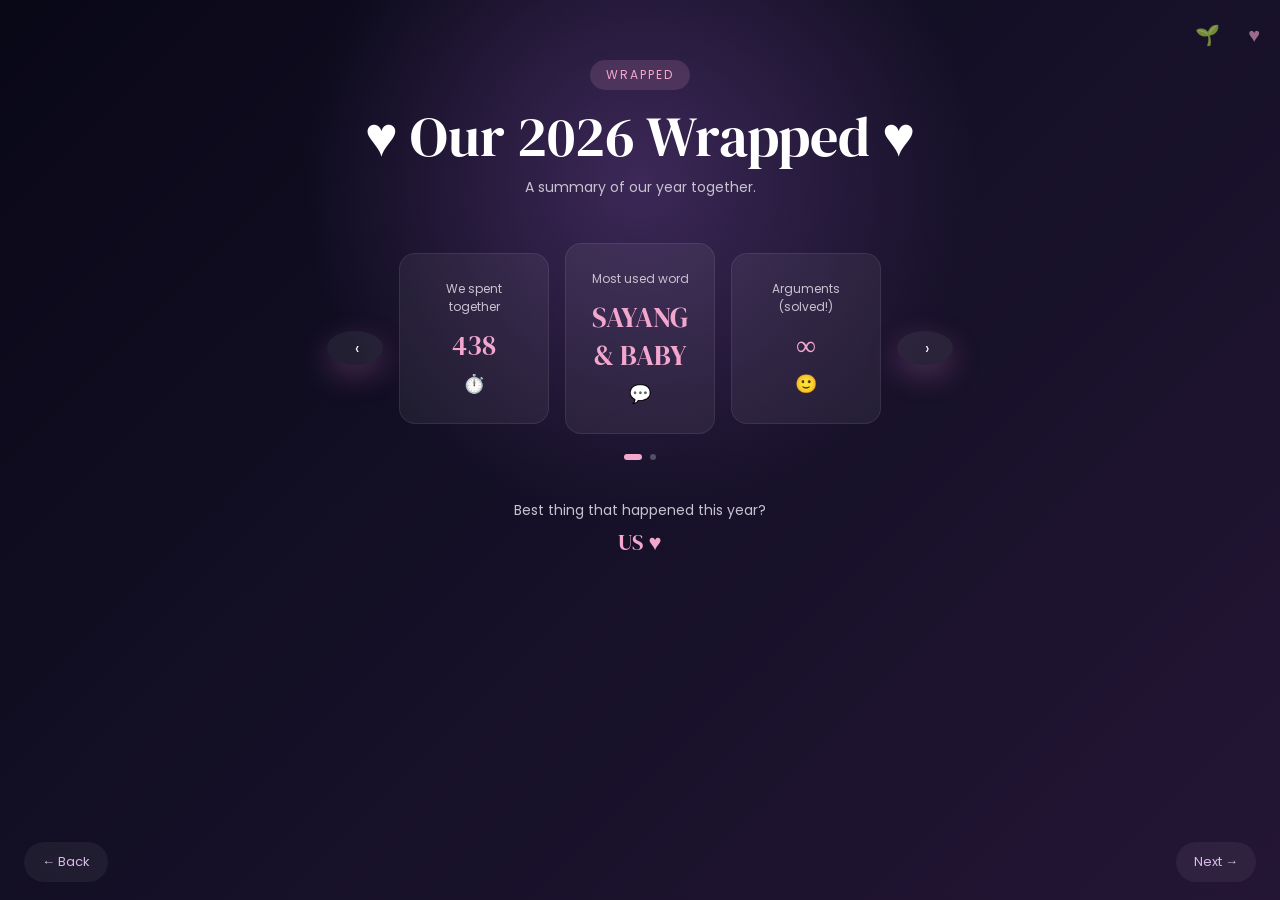
<file: wrapped.html>
<!DOCTYPE html>
<html lang="en">
<head>
    <meta charset="UTF-8">
    <meta name="viewport" content="width=device-width, initial-scale=1.0">
    <title>Our Wrapped</title>
    <link rel="preconnect" href="https://fonts.googleapis.com">
    <link rel="preconnect" href="https://fonts.gstatic.com" crossorigin>
    <link href="https://fonts.googleapis.com/css2?family=DM+Serif+Display:ital@0;1&family=Poppins:wght@300;400;500;600&display=swap" rel="stylesheet">
    <link rel="stylesheet" href="style.css">
</head>
<body>

<div class="stars">
    <span>✦</span><span>✧</span><span>✦</span><span>♡</span><span>✧</span><span>✦</span>
    <span class="petal">🌸</span><span class="petal">🌼</span><span class="petal">🌸</span>
    <span class="petal">🌼</span><span class="petal">🌸</span><span class="petal">🌼</span>
    <span>✦</span><span>✧</span><span>♡</span>
</div>

<a href="reasons.html" class="mini-heart-link">♥</a>
<a href="garden.html" class="mini-garden-link">🌱</a>

        
    <section class="page">
        <div class="eyebrow">Wrapped</div>
        <h1 class="page-title">♥ Our 2026 Wrapped ♥</h1>
        <p class="page-subtitle">A summary of our year together.</p>

        <div style="display:flex; align-items:center; gap:16px;">
            <button class="carousel-arrow" onclick="prevWrapped()">‹</button>
            <div class="stats-row" id="statsRow"></div>
            <button class="carousel-arrow" onclick="nextWrapped()">›</button>
        </div>

        <div class="carousel-dots" id="carouselDots"></div>

        <p class="wrapped-question">Best thing that happened this year?</p>
        <p class="wrapped-answer">US ♥</p>
    </section>

    <div class="page-nav">
        <a href="memories.html">← Back</a>
        <a href="letters.html">Next →</a>
    </div>

    <script src="script.js"></script>
</body>
</html>
</file>
<file: style.css>
* {
    margin: 0;
    padding: 0;
    box-sizing: border-box;
}

body {
    min-height: 100vh;
    background:
        radial-gradient(circle at 50% 20%, #3d2858 0%, transparent 35%),
        linear-gradient(135deg, #090817, #151027, #241535);
    color: white;
    font-family: 'Poppins', sans-serif;
    overflow-x: hidden;
}

a { text-decoration: none; color: inherit; }

/* ------------------------- PAGE WRAPPER ------------------------- */
.page {
    min-height: 100vh;
    display: flex;
    flex-direction: column;
    align-items: center;
    padding: 60px 20px 120px;
    position: relative;
    z-index: 2;
}

.eyebrow {
    display: inline-block;
    background: rgba(243, 167, 207, 0.15);
    color: #f3a7cf;
    font-size: 12px;
    letter-spacing: 2px;
    text-transform: uppercase;
    padding: 6px 16px;
    border-radius: 50px;
    margin-bottom: 18px;
}

.page-title {
    font-family: 'DM Serif Display', serif;
    font-size: clamp(36px, 6vw, 56px);
    font-weight: normal;
    margin-bottom: 10px;
    text-align: center;
}

.page-title span { color: #f3a7cf; }

.page-subtitle {
    color: #c8c2d0;
    font-size: 14px;
    margin-bottom: 45px;
    text-align: center;
    max-width: 420px;
}

/* ------------------------- HOME (index.html) ------------------------- */
.home {
    min-height: 100vh;
    display: flex;
    flex-direction: column;
    justify-content: center;
    align-items: center;
    text-align: center;
    padding: 40px 20px;
    position: relative;
    z-index: 2;
}

.small-text {
    font-size: 13px;
    letter-spacing: 2px;
    text-transform: uppercase;
    color: #d9b9e8;
    margin-bottom: 20px;
}

h1 {
    font-family: 'DM Serif Display', serif;
    font-size: clamp(45px, 8vw, 80px);
    line-height: 1.05;
    font-weight: normal;
    margin-bottom: 20px;
}

h1 span { color: #f3a7cf; }

.subtitle {
    color: #c8c2d0;
    font-size: 15px;
    line-height: 1.8;
    margin-bottom: 30px;
}

.photo-frame {
    width: 170px;
    height: 210px;
    padding: 7px;
    background: rgba(255, 255, 255, 0.9);
    transform: rotate(-3deg);
    box-shadow: 0 15px 40px rgba(0, 0, 0, 0.4);
    margin-bottom: 25px;
    transition: 0.4s ease;
}

.photo-frame:hover { transform: rotate(0deg) scale(1.05); }
.photo-frame img { width: 100%; height: 100%; object-fit: cover; }

.days {
    color: #e4c7e9;
    font-size: 14px;
    margin-bottom: 25px;
}

/* ------------------------- BUTTONS ------------------------- */
button, .btn {
    border: none;
    padding: 14px 28px;
    border-radius: 50px;
    background: linear-gradient(135deg, #e78abb, #a86bd0);
    color: white;
    font-family: 'Poppins', sans-serif;
    font-size: 14px;
    cursor: pointer;
    box-shadow: 0 10px 30px rgba(206, 119, 190, 0.3);
    transition: 0.3s ease;
    display: inline-flex;
    align-items: center;
    gap: 10px;
}

button:hover, .btn:hover {
    transform: translateY(-3px);
    box-shadow: 0 15px 35px rgba(206, 119, 190, 0.5);
}

/* ------------------------- NAV ARROWS ------------------------- */
.page-nav {
    position: fixed;
    bottom: 0;
    left: 0;
    width: 100%;
    display: flex;
    justify-content: space-between;
    padding: 18px 24px;
    z-index: 5;
    pointer-events: none;
}

.page-nav a {
    pointer-events: all;
    font-size: 13px;
    color: #d9b9e8;
    background: rgba(255,255,255,0.06);
    padding: 10px 18px;
    border-radius: 50px;
    backdrop-filter: blur(6px);
    transition: 0.3s ease;
}

.page-nav a:hover { background: rgba(243, 167, 207, 0.2); color: #fff; }
.page-nav .spacer { visibility: hidden; }

/* ------------------------- STARS: RAIN + SHOOTING STARS ------------------------- */
.stars {
    position: fixed;
    inset: 0;
    overflow: hidden;
    z-index: 1;
    pointer-events: none;
}

.stars span {
    position: absolute;
    top: -20px;
    color: #f3a7cf;
    opacity: 0;
    animation: fall linear infinite;
}

@keyframes fall {
    0% { transform: translateY(-10vh) translateX(0); opacity: 0; }
    10% { opacity: 0.8; }
    90% { opacity: 0.8; }
    100% { transform: translateY(110vh) translateX(30px); opacity: 0; }
}

.shooting-star {
    position: absolute;
    width: 3px;
    height: 3px;
    background: white;
    border-radius: 50%;
    box-shadow: 0 0 8px 2px rgba(255, 255, 255, 0.6);
}

.shooting-star::before {
    content: "";
    position: absolute;
    top: 50%;
    right: 0;
    width: 90px;
    height: 1.5px;
    background: linear-gradient(90deg, transparent, rgba(255, 255, 255, 0.8));
    transform: translateY(-50%);
}

@keyframes shoot {
    0% { transform: translate(0, 0) rotate(45deg); opacity: 1; }
    80% { opacity: 1; }
    100% { transform: translate(-600px, 600px) rotate(45deg); opacity: 0; }
}

/* ------------------------- FOOTER ------------------------- */
footer {
    position: fixed;
    bottom: 15px;
    width: 100%;
    text-align: center;
    font-size: 10px;
    color: #777181;
    z-index: 3;
}

/* ------------------------- MINI HEART LINK (site-wide) ------------------------- */
.mini-heart-link {
    position: fixed;
    top: 20px;
    right: 20px;
    font-size: 20px;
    color: rgba(243, 167, 207, 0.6);
    z-index: 6;
    transition: 0.3s ease;
}

.mini-heart-link:hover { color: #f3a7cf; transform: scale(1.15); }

/* ------------------------- TIMELINE (story.html) ------------------------- */
.timeline {
    position: relative;
    max-width: 700px;
    width: 100%;
    padding: 20px 0;
}

.timeline::before {
    content: "";
    position: absolute;
    left: 50%;
    top: 0;
    bottom: 0;
    width: 2px;
    background: linear-gradient(#e78abb, #a86bd0);
    transform: translateX(-50%);
}

.timeline-item {
    position: relative;
    width: 50%;
    padding: 20px 40px;
}

.timeline-item:nth-child(odd) { left: 0; text-align: right; }
.timeline-item:nth-child(even) { left: 50%; text-align: left; }

.timeline-dot {
    position: absolute;
    top: 28px;
    width: 14px;
    height: 14px;
    border-radius: 50%;
    background: #f3a7cf;
    box-shadow: 0 0 0 4px rgba(243, 167, 207, 0.2);
}

.timeline-item:nth-child(odd) .timeline-dot { right: -7px; }
.timeline-item:nth-child(even) .timeline-dot { left: -7px; }

.timeline-card {
    background: rgba(255, 255, 255, 0.06);
    border: 1px solid rgba(255, 255, 255, 0.08);
    border-radius: 14px;
    padding: 18px 20px;
    backdrop-filter: blur(6px);
}

.timeline-date { font-size: 12px; color: #f3a7cf; margin-bottom: 6px; letter-spacing: 1px; }
.timeline-title { font-family: 'DM Serif Display', serif; font-size: 18px; margin-bottom: 6px; }
.timeline-text { font-size: 13px; color: #c8c2d0; line-height: 1.6; }

.timeline-card img {
    width: 100%;
    height: auto;
    border-radius: 8px;
    margin-bottom: 10px;
    display: block;
}

/* ------------------------- GLOBAL OVERFLOW SAFETY ------------------------- */
html, body {
    width: 100%;
    overflow-x: hidden;
}

.page, .home {
    width: 100%;
    max-width: 100vw;
}

/* ------------------------- MOBILE (general, ≤600px) ------------------------- */
@media (max-width: 600px) {
    h1 { font-size: 42px; }
    .subtitle { font-size: 13px; }
    .photo-frame { width: 145px; height: 180px; }

    .page {
        padding: 50px 16px 110px;
        width: 100%;
        box-sizing: border-box;
    }
    .page-title { font-size: 32px; }
    .page-subtitle { font-size: 13px; padding: 0 10px; }

    .mini-heart-link { top: 16px; right: 16px; font-size: 18px; }
    .mini-garden-link { top: 16px; right: 50px; font-size: 18px; }

    .page-nav { padding: 14px 16px; }
    .page-nav a { font-size: 12px; padding: 8px 14px; }

    .gallery-grid {
        grid-template-columns: repeat(2, minmax(0, 1fr));
        gap: 10px;
        width: 100%;
        max-width: 100%;
    }

    .stats-row { flex-wrap: wrap; justify-content: center; gap: 10px; }
    .stat-card { width: 120px; padding: 18px 14px; }
    .stat-value { font-size: 22px; }
    .carousel-arrow { width: 30px; height: 30px; font-size: 14px; }

    .envelope-grid {
        grid-template-columns: repeat(2, minmax(0, 1fr));
        gap: 12px;
        width: 100%;
        max-width: 100%;
    }
    .envelope {
        padding: 20px 12px;
        font-size: 12px;
        width: 100%;
        box-sizing: border-box;
        word-wrap: break-word;
    }

    .modal-box, .letter-reveal-card { padding: 26px 20px; max-width: 92vw; }

    .letter-card { padding: 30px 24px; max-width: 92vw; }
    .letter-card h1 { font-size: 22px; }
    .letter-card p { font-size: 13px; }

    .bucket-list { max-width: 100%; }
    .bucket-item { padding: 12px 14px; }

    .flower-picker { gap: 10px; flex-wrap: wrap; justify-content: center; }
    .flower-option { padding: 14px 18px; }

    .garden-grid { gap: 10px; }
    .garden-flower { width: 68px; padding: 10px; }

    .terminal-box { padding: 16px; font-size: 12px; }
    .pixel-heart { grid-template-columns: repeat(14, 6px); grid-template-rows: repeat(12, 6px); }
    .pixel-heart div { width: 6px; height: 6px; }

    .reminder-card { padding: 22px 18px; font-size: 15px; max-width: 100%; }
    .jar-progress { width: 160px; }

    .envelope-scene { margin-top: 20px; }
    .envelope { transform: scale(0.8); }

    /* ---- TIMELINE FIX ---- */
    .timeline {
        width: 100%;
        max-width: 100%;
        padding: 20px 0;
        box-sizing: border-box;
    }
    .timeline::before { left: 20px; }
    .timeline-item {
        position: relative;
        width: 100% !important;
        left: 0 !important;
        text-align: left !important;
        padding: 16px 16px 16px 50px !important;
        box-sizing: border-box;
        margin-bottom: 10px;
    }
    .timeline-item .timeline-dot {
        left: 13px !important;
        right: auto !important;
    }
    .timeline-card {
        width: 100%;
        max-width: 100%;
        box-sizing: border-box;
        word-wrap: break-word;
        overflow-wrap: break-word;
    }
    .timeline-card img {
        width: 100%;
        max-width: 100%;
        height: auto;
        max-height: 200px;
        object-fit: cover;
    }
    .timeline-title {
        font-size: 17px;
        line-height: 1.3;
    }
}

/* ------------------------- SMALL PHONES (≤400px) ------------------------- */
@media (max-width: 400px) {
    h1 { font-size: 34px; }
    .page-title { font-size: 26px; }

    .gallery-grid { gap: 8px; }
    .filter-tabs { gap: 6px; }
    .filter-tab { padding: 6px 12px; font-size: 11px; }

    .stat-card { width: 100px; padding: 14px 10px; }
    .stat-label { font-size: 11px; }
    .stat-value { font-size: 18px; }

    .envelope-grid { grid-template-columns: repeat(2, minmax(0, 1fr)); gap: 10px; }

    .flower-option .emoji { font-size: 24px; }
    .pot-display { font-size: 70px; }
    .growth-progress { width: 170px; }

    .envelope { transform: scale(0.68); }
    .envelope-scene { margin-top: 10px; }

    .terminal-box { font-size: 11px; padding: 14px; }
    .pixel-heart { grid-template-columns: repeat(14, 5px); grid-template-rows: repeat(12, 5px); }
    .pixel-heart div { width: 5px; height: 5px; }

    .mini-heart-link { top: 12px; right: 12px; font-size: 16px; }
    .mini-garden-link { top: 12px; right: 40px; font-size: 16px; }

    .timeline-title { font-size: 15px; }
    .timeline-text { font-size: 12px; }
}

/* ------------------------- TABLET (601px–900px) ------------------------- */
@media (min-width: 601px) and (max-width: 900px) {
    .gallery-grid { grid-template-columns: repeat(3, minmax(0, 1fr)); }
    .envelope-grid { grid-template-columns: repeat(3, minmax(0, 1fr)); }
    .timeline-item {
        width: 100%;
        left: 0;
        text-align: left;
        padding-left: 55px;
    }
    .timeline::before { left: 22px; }
    .timeline-item .timeline-dot { left: 15px; }
}
/* ------------------------- GALLERY (memories.html) ------------------------- */
.filter-tabs {
    display: flex;
    gap: 10px;
    flex-wrap: wrap;
    justify-content: center;
    margin-bottom: 30px;
}

.filter-tab {
    background: rgba(255,255,255,0.06);
    border: 1px solid rgba(255,255,255,0.1);
    color: #c8c2d0;
    padding: 8px 18px;
    border-radius: 50px;
    font-size: 12px;
    cursor: pointer;
    transition: 0.3s ease;
}

.filter-tab.active {
    background: linear-gradient(135deg, #e78abb, #a86bd0);
    color: white;
    border-color: transparent;
}

.gallery-grid {
    display: grid;
    grid-template-columns: repeat(3, 1fr);
    gap: 14px;
    max-width: 900px;
    width: 100%;
}

.gallery-item {
    aspect-ratio: 1 / 1;
    border-radius: 12px;
    overflow: hidden;
    background: rgba(255,255,255,0.05);
}

.gallery-item img {
    width: 100%;
    height: 100%;
    object-fit: cover;
    transition: 0.4s ease;
}

.gallery-item:hover img { transform: scale(1.08); }
.gallery-item.hidden { display: none; }

@media (max-width: 600px) {
    .gallery-grid { grid-template-columns: repeat(2, 1fr); }
}

/* ------------------------- WRAPPED (wrapped.html) ------------------------- */
.stats-row {
    display: flex;
    align-items: center;
    gap: 16px;
    margin-bottom: 20px;
}

.stat-card {
    background: rgba(255,255,255,0.06);
    border: 1px solid rgba(255,255,255,0.08);
    border-radius: 16px;
    padding: 26px 20px;
    width: 150px;
    text-align: center;
}

.stat-label { font-size: 12px; color: #c8c2d0; margin-bottom: 10px; }
.stat-value { font-family: 'DM Serif Display', serif; font-size: 28px; margin-bottom: 6px; color: #f3a7cf; }
.stat-icon { font-size: 18px; margin-top: 6px; }

.carousel-arrow {
    background: rgba(255,255,255,0.08);
    border: none;
    color: white;
    width: 34px;
    height: 34px;
    border-radius: 50%;
    cursor: pointer;
    font-size: 16px;
}

.carousel-dots { display: flex; gap: 8px; margin-bottom: 30px; }
.carousel-dots span {
    width: 6px; height: 6px; border-radius: 50%;
    background: rgba(255,255,255,0.25);
}
.carousel-dots span.active { background: #f3a7cf; width: 18px; border-radius: 4px; }

.wrapped-question { color: #c8c2d0; font-size: 14px; margin-top: 10px; }
.wrapped-answer { font-family: 'DM Serif Display', serif; font-size: 22px; color: #f3a7cf; margin-top: 6px; }

/* ------------------------- LETTERS (letters.html) ------------------------- */
.envelope-grid {
    display: grid;
    grid-template-columns: repeat(3, 1fr);
    gap: 16px;
    max-width: 700px;
    width: 100%;
}

.envelope {
    padding: 26px 16px;
    border-radius: 14px;
    text-align: center;
    font-size: 13px;
    cursor: pointer;
    color: #1a1a1a;
    font-weight: 500;
    transition: 0.3s ease;
}

.envelope:hover { transform: translateY(-4px); }
.envelope .heart { display: block; font-size: 22px; margin-top: 8px; }

.env-1 { background: #f5c6c6; }
.env-2 { background: #d6c6f5; }
.env-3 { background: #c6d9f5; }
.env-4 { background: #f5d9a6; }
.env-5 { background: #bfe3c9; }
.env-6 { background: #f5b8cf; }
.env-7 { background: #f5e6a6; }

.modal-overlay {
    display: none;
    position: fixed;
    inset: 0;
    background: rgba(9, 8, 23, 0.85);
    backdrop-filter: blur(6px);
    z-index: 20;
    align-items: center;
    justify-content: center;
    padding: 20px;
}

.modal-overlay.open { display: flex; }

.modal-box {
    background: #1a1330;
    border: 1px solid rgba(255,255,255,0.1);
    border-radius: 18px;
    padding: 34px 28px;
    max-width: 420px;
    text-align: center;
    position: relative;
}

.modal-close {
    position: absolute;
    top: 14px; right: 18px;
    background: none;
    border: none;
    color: #c8c2d0;
    font-size: 18px;
    cursor: pointer;
    box-shadow: none;
    padding: 0;
}

.modal-title { font-family: 'DM Serif Display', serif; font-size: 22px; color: #f3a7cf; margin-bottom: 14px; }
.modal-text { font-size: 14px; line-height: 1.8; color: #e4dfec; }

@media (max-width: 600px) {
    .envelope-grid { grid-template-columns: repeat(2, 1fr); }
}

/* ------------------------- FUTURE (future.html) ------------------------- */
.bucket-list { max-width: 460px; width: 100%; }

.bucket-item {
    display: flex;
    align-items: center;
    gap: 14px;
    background: rgba(255,255,255,0.05);
    border: 1px solid rgba(255,255,255,0.07);
    border-radius: 12px;
    padding: 14px 18px;
    margin-bottom: 10px;
    cursor: pointer;
    transition: 0.3s ease;
}

.bucket-item:hover { background: rgba(255,255,255,0.08); }
.bucket-item .emoji { font-size: 18px; }
.bucket-item span.label { flex: 1; font-size: 14px; }

.bucket-item .check {
    width: 18px; height: 18px;
    border-radius: 5px;
    border: 2px solid #a86bd0;
    display: flex; align-items: center; justify-content: center;
    font-size: 11px;
}

.bucket-item.done span.label { text-decoration: line-through; color: #7a7488; }
.bucket-item.done .check { background: #a86bd0; }

/* ------------------------- FINAL LETTER (final.html) ------------------------- */
.final-wrapper {
    min-height: 100vh;
    display: flex;
    align-items: center;
    justify-content: center;
    padding: 40px 20px;
    position: relative;
}

.letter-card {
    background: rgba(255, 255, 255, 0.95);
    color: #2a2135;
    border-radius: 18px;
    padding: 44px 36px;
    max-width: 420px;
    box-shadow: 0 30px 60px rgba(0,0,0,0.4);
}

.letter-card h1 {
    font-family: 'DM Serif Display', serif;
    font-size: 28px;
    color: #a86bd0;
    margin-bottom: 20px;
}

.letter-card p {
    font-size: 14px;
    line-height: 1.9;
    margin-bottom: 14px;
    color: #4a4358;
}

.letter-signature {
    text-align: right;
    font-style: italic;
    color: #a86bd0;
    margin-top: 20px;
}

.secret-trigger {
    position: fixed;
    bottom: 20px;
    right: 20px;
    font-size: 11px;
    color: rgba(255,255,255,0.25);
    z-index: 5;
    transition: 0.3s ease;
}

.secret-trigger:hover { color: #f3a7cf; }

/* ------------------------- SECRET PAGE (secret.html) ------------------------- */
.terminal-page {
    min-height: 100vh;
    background: #050505;
    display: flex;
    flex-direction: column;
    align-items: center;
    justify-content: center;
    padding: 30px;
}

.terminal-box {
    background: #0a0a0a;
    border: 1px solid #1f3d1f;
    border-radius: 10px;
    padding: 24px;
    max-width: 640px;
    width: 100%;
    font-family: 'Courier New', monospace;
    color: #4ade80;
    font-size: 13px;
    line-height: 1.7;
    box-shadow: 0 0 40px rgba(74, 222, 128, 0.15);
}

.terminal-line { white-space: pre-wrap; }

.pixel-heart {
    display: grid;
    grid-template-columns: repeat(14, 8px);
    grid-template-rows: repeat(12, 8px);
    gap: 1px;
    margin: 20px auto 0;
    width: fit-content;
}

.pixel-heart div { width: 8px; height: 8px; }
.pixel-heart div.on { background: #4ade80; }
.pixel-heart div.off { background: transparent; }

/* ------------------------- REASONS PAGE (reasons.html) ------------------------- */
.section-label {
    font-size: 12px;
    color: #d9b9e8;
    letter-spacing: 2px;
    text-transform: uppercase;
    margin-bottom: 14px;
}

.reminder-section, .jar-section {
    display: flex;
    flex-direction: column;
    align-items: center;
    margin-bottom: 60px;
    width: 100%;
}

.reminder-card {
    background: rgba(255, 255, 255, 0.06);
    border: 1px solid rgba(255, 255, 255, 0.1);
    border-radius: 16px;
    padding: 30px 24px;
    max-width: 380px;
    min-height: 90px;
    display: flex;
    align-items: center;
    justify-content: center;
    text-align: center;
    font-family: 'DM Serif Display', serif;
    font-size: 18px;
    color: #f3e6f5;
    margin: 10px auto 20px;
}

.reminder-card.pop { animation: popIn 0.4s ease; }

@keyframes popIn {
    0% { transform: scale(0.9); opacity: 0; }
    100% { transform: scale(1); opacity: 1; }
}

.jar-visual { font-size: 60px; margin: 6px 0; }

.jar-progress {
    width: 200px;
    height: 6px;
    background: rgba(255, 255, 255, 0.1);
    border-radius: 10px;
    margin: 12px auto 8px;
    overflow: hidden;
}

.jar-progress-bar {
    height: 100%;
    background: linear-gradient(135deg, #e78abb, #a86bd0);
    width: 0%;
    transition: width 0.4s ease;
}

.jar-count { font-size: 12px; color: #c8c2d0; margin-bottom: 16px; }

.btn-secondary {
    background: rgba(255, 255, 255, 0.08);
    box-shadow: none;
    margin-top: 12px;
    font-size: 12px;
    padding: 10px 20px;
}

.btn-secondary:hover { box-shadow: none; background: rgba(255, 255, 255, 0.14); }

.divider {
    width: 60px;
    height: 1px;
    background: rgba(255, 255, 255, 0.15);
    margin: 10px 0 50px;
}

/* ------------------------- MOBILE ------------------------- */
@media (max-width: 600px) {
    h1 { font-size: 48px; }
    .subtitle { font-size: 13px; }
    .photo-frame { width: 145px; height: 180px; }
}

/* ------------------------- LIGHTBOX (image zoom) ------------------------- */
.zoomable {
    cursor: zoom-in;
}

.lightbox-overlay {
    display: none;
    position: fixed;
    inset: 0;
    background: rgba(5, 4, 15, 0.92);
    backdrop-filter: blur(8px);
    z-index: 50;
    align-items: center;
    justify-content: center;
    padding: 30px;
    animation: fadeIn 0.25s ease;
}

.lightbox-overlay.open {
    display: flex;
}

.lightbox-overlay img {
    max-width: 90vw;
    max-height: 85vh;
    border-radius: 12px;
    box-shadow: 0 30px 80px rgba(0, 0, 0, 0.6);
    animation: zoomIn 0.3s ease;
    object-fit: contain;
}

.lightbox-close {
    position: absolute;
    top: 24px;
    right: 30px;
    background: rgba(255, 255, 255, 0.1);
    border: none;
    color: white;
    width: 40px;
    height: 40px;
    border-radius: 50%;
    font-size: 20px;
    cursor: pointer;
    box-shadow: none;
    display: flex;
    align-items: center;
    justify-content: center;
}

.lightbox-close:hover {
    background: rgba(255, 255, 255, 0.2);
    transform: none;
    box-shadow: none;
}

@keyframes fadeIn {
    from { opacity: 0; }
    to { opacity: 1; }
}

@keyframes zoomIn {
    from { transform: scale(0.85); opacity: 0; }
    to { transform: scale(1); opacity: 1; }
}


/* ------------------------- GARDEN PAGE ------------------------- */
.flower-picker {
    display: flex;
    gap: 16px;
    margin-bottom: 40px;
}

.flower-option {
    background: rgba(255, 255, 255, 0.06);
    border: 2px solid transparent;
    border-radius: 14px;
    padding: 18px 26px;
    text-align: center;
    cursor: pointer;
    transition: 0.3s ease;
}

.flower-option .emoji { font-size: 30px; display: block; margin-bottom: 6px; }
.flower-option span.name { font-size: 12px; color: #c8c2d0; }
.flower-option.selected { border-color: #f3a7cf; background: rgba(243, 167, 207, 0.1); }

.pot-area {
    display: flex;
    flex-direction: column;
    align-items: center;
    margin-bottom: 20px;
}

.pot-display {
    font-size: 90px;
    line-height: 1;
    margin-bottom: 14px;
    transition: transform 0.4s ease;
}

.pot-display.grew { animation: growPop 0.5s ease; }

@keyframes growPop {
    0% { transform: scale(0.7); }
    60% { transform: scale(1.15); }
    100% { transform: scale(1); }
}

.growth-progress {
    width: 220px;
    height: 8px;
    background: rgba(255, 255, 255, 0.1);
    border-radius: 10px;
    overflow: hidden;
    margin-bottom: 8px;
}

.growth-progress-bar {
    height: 100%;
    background: linear-gradient(135deg, #e78abb, #a86bd0);
    width: 0%;
    transition: width 0.4s ease;
}

.growth-label { font-size: 12px; color: #c8c2d0; margin-bottom: 20px; }

.water-note {
    font-size: 11px;
    color: #8a8494;
    margin-top: 6px;
    text-align: center;
    max-width: 260px;
}

.garden-section {
    width: 100%;
    max-width: 500px;
    margin-top: 40px;
    text-align: center;
}

.garden-grid {
    display: flex;
    flex-wrap: wrap;
    justify-content: center;
    gap: 14px;
    margin-top: 16px;
}

.garden-flower {
    background: rgba(255, 255, 255, 0.05);
    border-radius: 12px;
    padding: 14px;
    width: 80px;
    text-align: center;
}

.garden-flower .emoji { font-size: 26px; }
.garden-flower .date { font-size: 9px; color: #8a8494; margin-top: 4px; }

.garden-empty { font-size: 12px; color: #8a8494; margin-top: 14px; }

/* ------------------------- MINI GARDEN LINK (site-wide) ------------------------- */
.mini-garden-link {
    position: fixed;
    top: 20px;
    right: 60px;
    font-size: 20px;
    color: rgba(163, 216, 154, 0.7);
    z-index: 6;
    transition: 0.3s ease;
}

.mini-garden-link:hover {
    color: #a3d89a;
    transform: scale(1.15);
}

/* ------------------------- ENVELOPE OPENING ANIMATION (wish.html) ------------------------- */
.envelope-scene {
    display: flex;
    flex-direction: column;
    align-items: center;
    margin-top: 40px;
}

.envelope {
    position: relative;
    width: 260px;
    height: 170px;
    cursor: pointer;
    perspective: 1000px;
}

.envelope-back {
    position: absolute;
    inset: 0;
    background: linear-gradient(135deg, #e78abb, #a86bd0);
    border-radius: 8px;
    box-shadow: 0 20px 50px rgba(168, 107, 208, 0.35);
    z-index: 1;
}

.envelope-flap {
    position: absolute;
    top: 0;
    left: 0;
    width: 0;
    height: 0;
    border-left: 130px solid transparent;
    border-right: 130px solid transparent;
    border-top: 90px solid #d689bb;
    transform-origin: top center;
    transition: transform 0.8s ease;
    z-index: 3;
}

.envelope.open .envelope-flap {
    transform: rotateX(180deg);
    z-index: 1;
}

.envelope-front {
    position: absolute;
    bottom: 0;
    left: 0;
    width: 0;
    height: 0;
    border-left: 130px solid transparent;
    border-right: 130px solid transparent;
    border-bottom: 78px solid #c96bab;
    z-index: 2;
}

.letter-paper {
    position: absolute;
    bottom: 12px;
    left: 50%;
    width: 200px;
    height: 130px;
    background: #fdfaf6;
    border-radius: 4px;
    box-shadow: 0 10px 25px rgba(0, 0, 0, 0.3);
    transform: translate(-50%, 0);
    z-index: 0;
    display: flex;
    align-items: center;
    justify-content: center;
    text-align: center;
    padding: 14px;
    font-family: 'DM Serif Display', serif;
    font-size: 13px;
    color: #6b5d75;
    transition: transform 1.1s ease 0.3s;
}

.envelope.open .letter-paper {
    transform: translate(-50%, -190px);
    z-index: 4;
}

.envelope-hint {
    margin-top: 20px;
    font-size: 12px;
    color: #d9b9e8;
    letter-spacing: 1px;
    animation: pulseHint 2s infinite ease-in-out;
}

@keyframes pulseHint {
    0%, 100% { opacity: 0.5; }
    50% { opacity: 1; }
}

.letter-reveal {
    display: none;
    position: fixed;
    inset: 0;
    background: rgba(9, 8, 23, 0.9);
    backdrop-filter: blur(8px);
    z-index: 30;
    align-items: center;
    justify-content: center;
    padding: 30px 20px;
    animation: fadeIn 0.5s ease;
}

.letter-reveal.open { display: flex; }

.letter-reveal-card {
    background: #fdfaf6;
    color: #4a4358;
    border-radius: 16px;
    padding: 44px 34px;
    max-width: 480px;
    max-height: 85vh;
    overflow-y: auto;
    box-shadow: 0 30px 80px rgba(0, 0, 0, 0.5);
    position: relative;
    animation: zoomIn 0.4s ease;
}

.letter-reveal-text {
    font-family: 'DM Serif Display', serif;
    font-size: 15px;
    line-height: 1.9;
    text-align: left;
}

.letter-reveal-text p { margin-bottom: 16px; }

.letter-reveal .letter-signature {
    text-align: right;
    font-style: italic;
    color: #a86bd0;
    margin-top: 10px;
}

@keyframes fadeIn { from { opacity: 0; } to { opacity: 1; } }
@keyframes zoomIn { from { transform: scale(0.9); opacity: 0; } to { transform: scale(1); opacity: 1; } }

/* ------------------------- FIREWORKS (wish.html) ------------------------- */
.fireworks-layer {
    position: fixed;
    inset: 0;
    pointer-events: none;
    z-index: 35;
    overflow: hidden;
}

.firework-particle {
    position: absolute;
    border-radius: 50%;
    opacity: 1;
}

.firework-heart {
    position: absolute;
    font-size: 16px;
    opacity: 1;
}

@keyframes burst {
    0% {
        transform: translate(0, 0) scale(1);
        opacity: 1;
    }
    100% {
        transform: translate(var(--tx), var(--ty)) scale(0.3);
        opacity: 0;
    }
}
</file>
